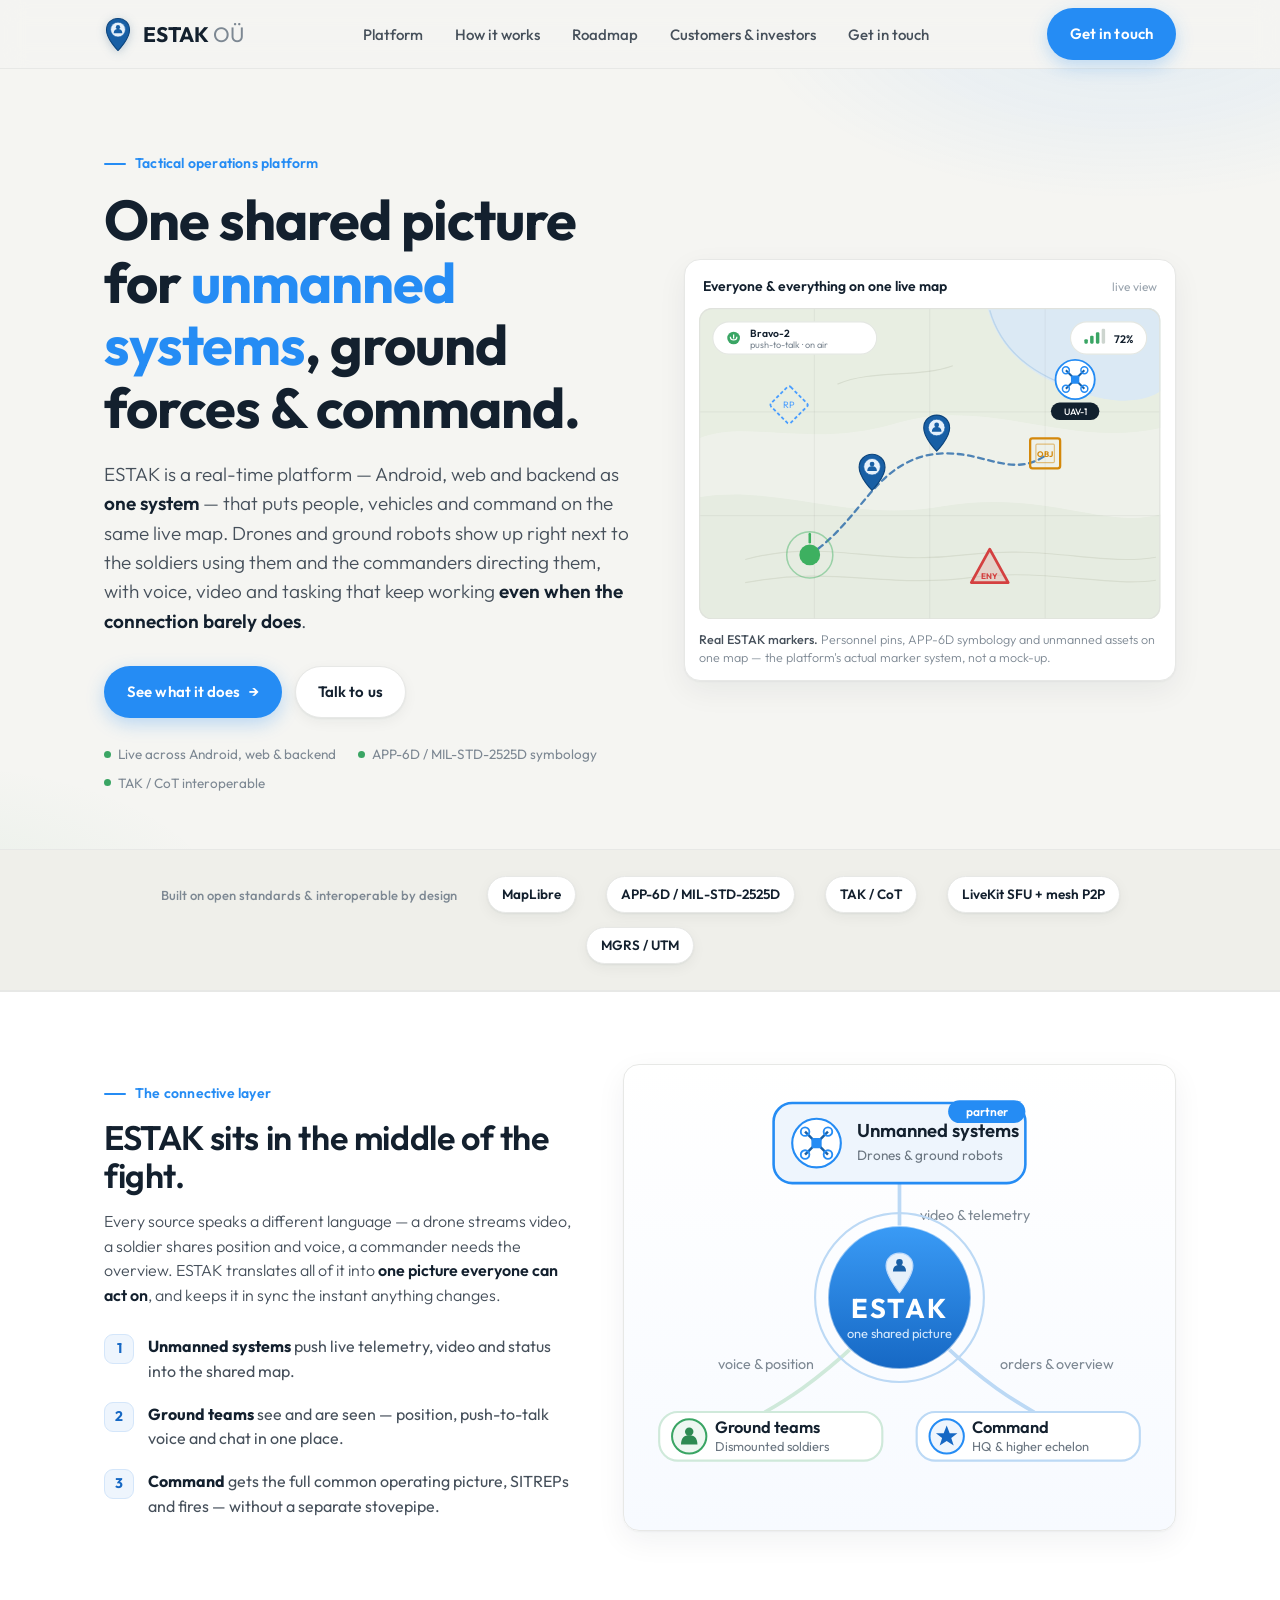
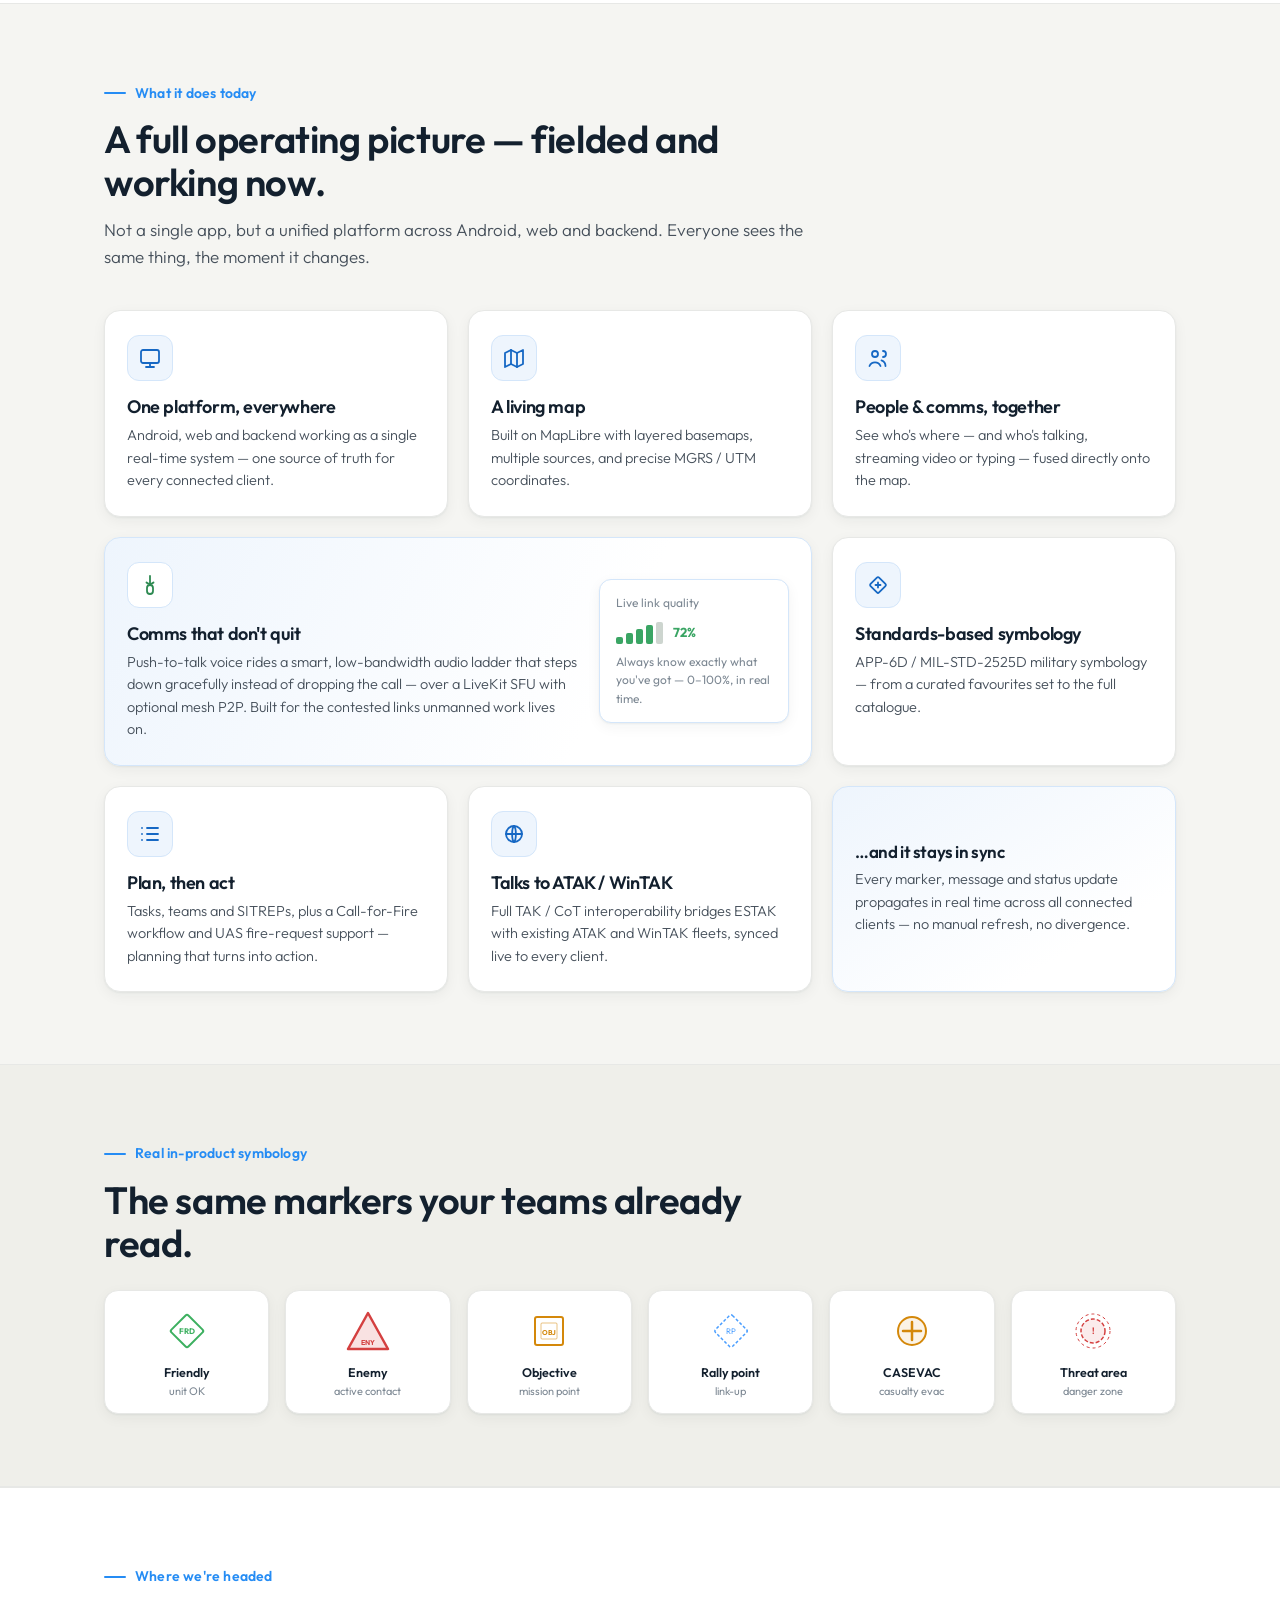
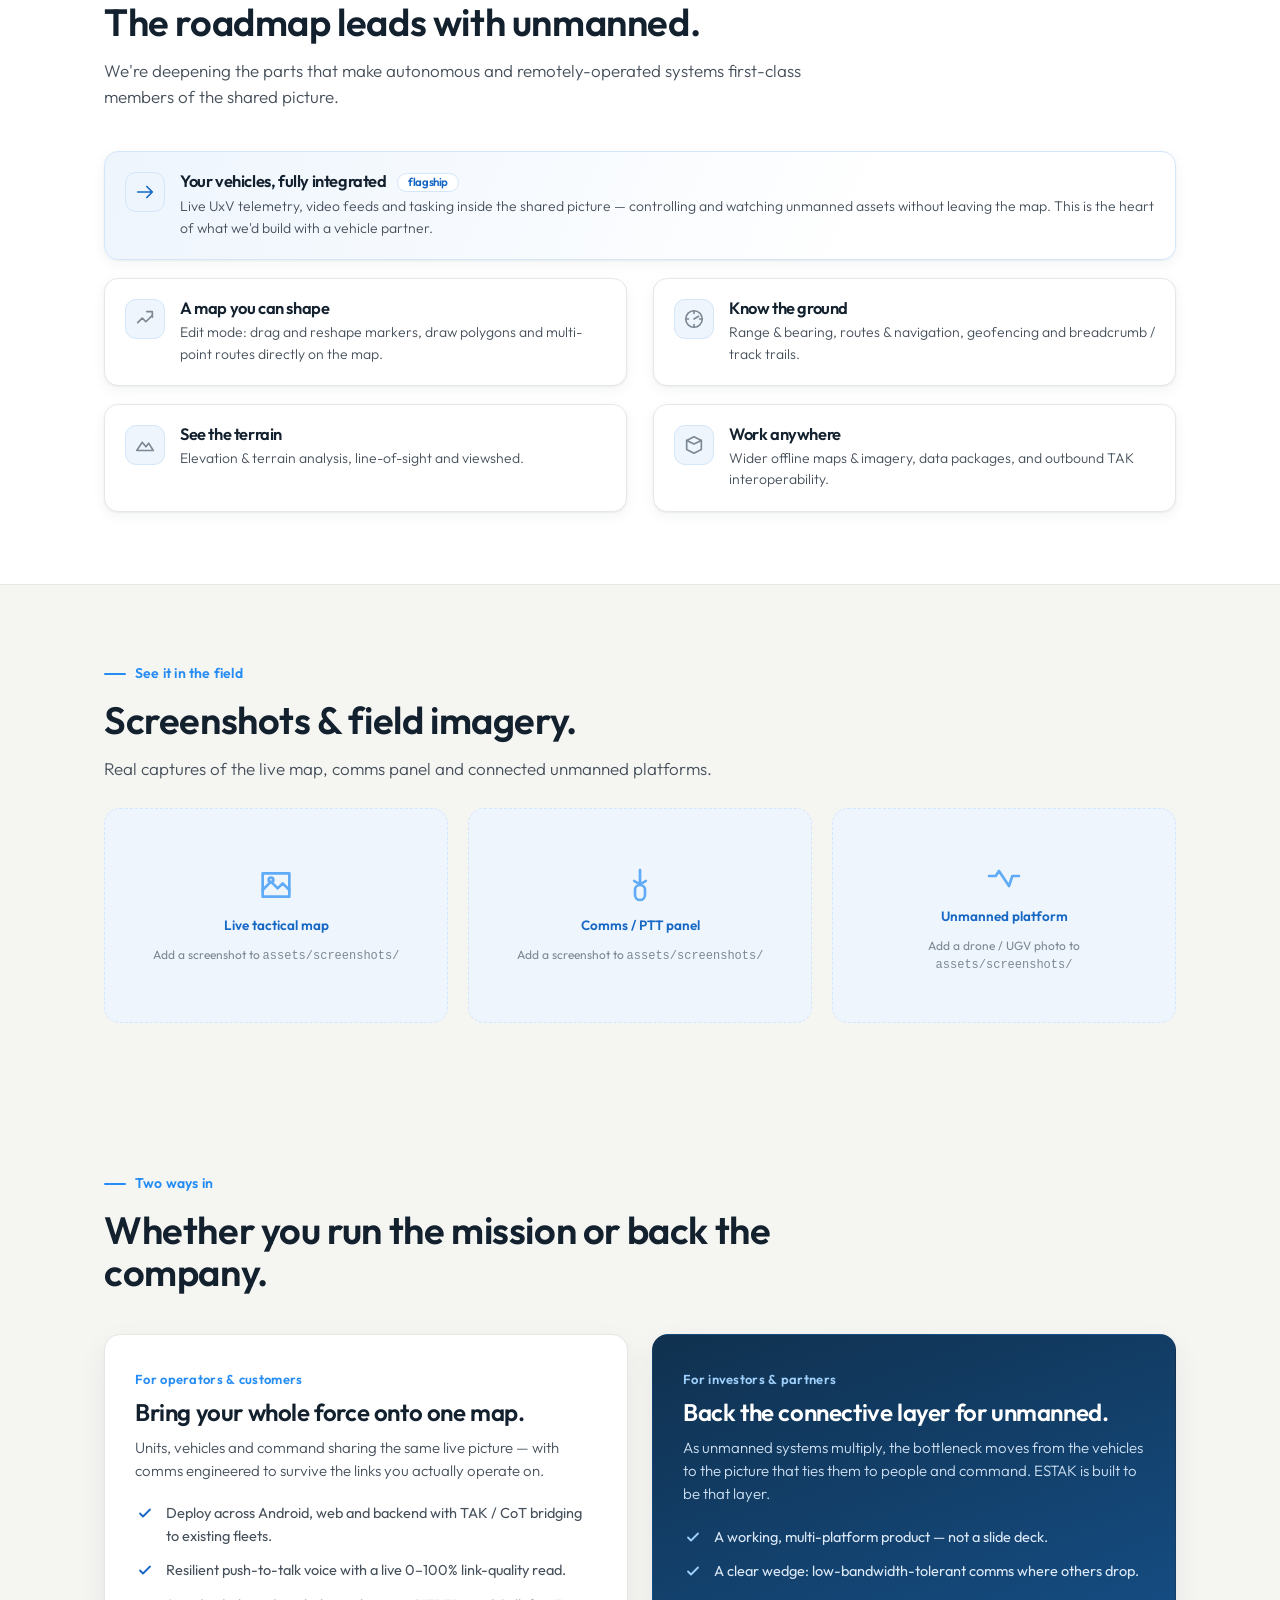
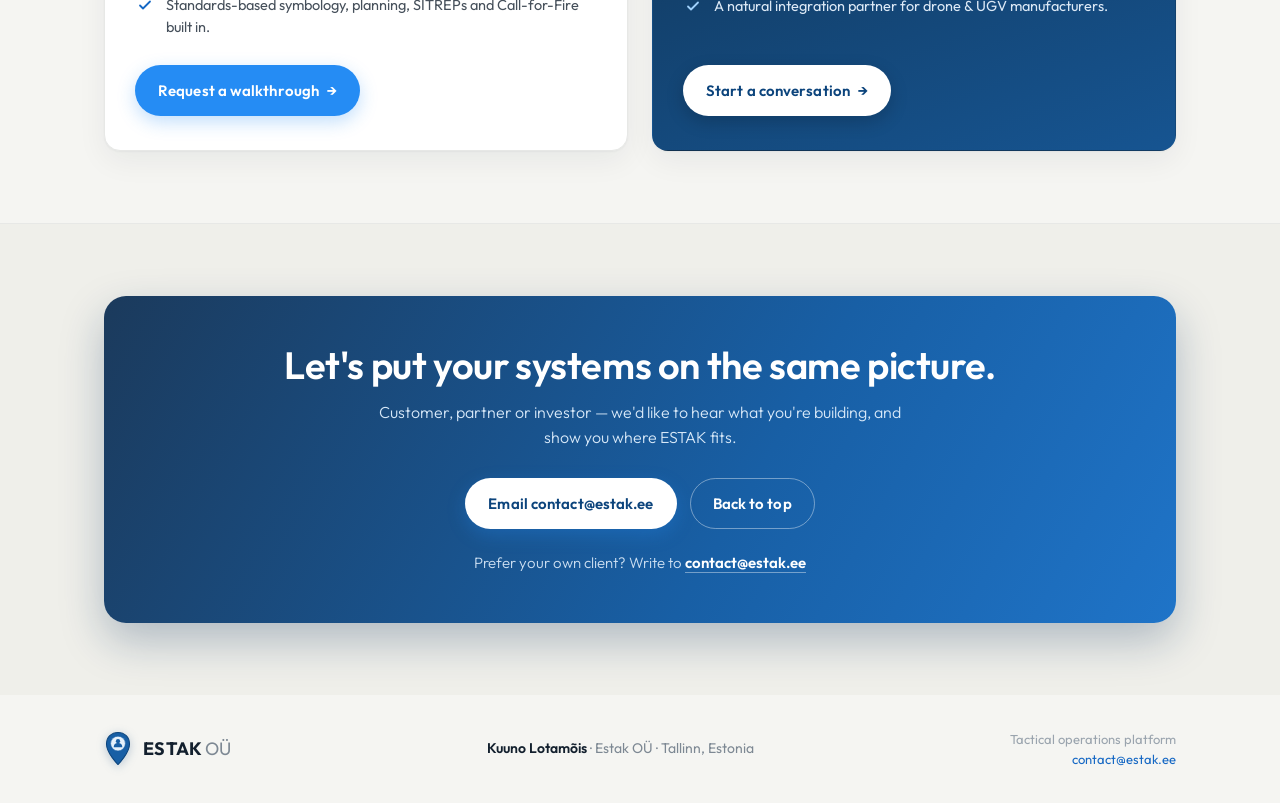
<file: index.html>
<!DOCTYPE html>
<html lang="en">
<head>
  <meta charset="UTF-8">
  <meta name="viewport" content="width=device-width, initial-scale=1">
  <title>ESTAK — One shared picture for unmanned, ground & command</title>
  <meta name="description" content="ESTAK is a real-time tactical operations platform that brings people, unmanned vehicles and command onto one shared map — with resilient, low-bandwidth voice that keeps working when the network barely does.">
  <meta name="theme-color" content="#258cf4">

  <!-- Canonical + Open Graph + Twitter -->
  <link rel="canonical" href="https://www.estak.ee/">
  <meta property="og:type" content="website">
  <meta property="og:site_name" content="Estak OÜ">
  <meta property="og:title" content="ESTAK — One shared picture for unmanned, ground & command">
  <meta property="og:description" content="A real-time tactical platform that connects unmanned systems, ground forces and command into one resilient, low-bandwidth-tolerant picture.">
  <meta property="og:url" content="https://www.estak.ee/">
  <meta property="og:image" content="https://www.estak.ee/assets/og-image.png">
  <meta property="og:image:width" content="1200">
  <meta property="og:image:height" content="630">
  <meta name="twitter:card" content="summary_large_image">
  <meta name="twitter:title" content="ESTAK — One shared picture for unmanned, ground & command">
  <meta name="twitter:description" content="A real-time tactical platform that connects unmanned systems, ground forces and command into one resilient picture.">
  <meta name="twitter:image" content="https://www.estak.ee/assets/og-image.png">

  <!-- Favicons (real ESTAK persona-pin mark + app icon) -->
  <link rel="icon" type="image/svg+xml" href="assets/favicon.svg">
  <link rel="icon" type="image/png" sizes="192x192" href="assets/icon-192.png">
  <link rel="apple-touch-icon" href="assets/icon-192.png">

  <link rel="preconnect" href="https://fonts.googleapis.com">
  <link rel="preconnect" href="https://fonts.gstatic.com" crossorigin>
  <link href="https://fonts.googleapis.com/css2?family=Outfit:wght@300;400;500;600;700&display=swap" rel="stylesheet">
  <link rel="stylesheet" href="styles.css">
</head>
<body>
  <a class="skip" href="#main">Skip to content</a>

  <!-- =================== HEADER / NAV =================== -->
  <header class="site-header" id="siteHeader">
    <div class="wrap nav">
      <a class="brand" href="#top" aria-label="ESTAK home">
        <svg class="mark" viewBox="0 0 68 84" aria-hidden="true">
          <path d="M34,3 C18,3 6,15 6,31 C6,53 34,81 34,81 C34,81 62,53 62,31 C62,15 50,3 34,3 Z" fill="#185fa5" stroke="#0c447c" stroke-width="2.5" stroke-linejoin="round"/>
          <circle cx="34" cy="30" r="18" fill="#e6f1fb" stroke="#185fa5" stroke-width="1.5"/>
          <g transform="translate(34,30) scale(1.15)" fill="#185fa5"><circle cx="0" cy="-5" r="4.5"/><path d="M-9,8 C-9,1 -5,-1 0,-1 C5,-1 9,1 9,8 Z"/></g>
        </svg>
        <span class="name">ESTAK <span>OÜ</span></span>
      </a>

      <nav aria-label="Primary">
        <ul class="nav-links" id="navLinks">
          <li><a href="#platform">Platform</a></li>
          <li><a href="#how">How it works</a></li>
          <li><a href="#roadmap">Roadmap</a></li>
          <li><a href="#audience">Customers &amp; investors</a></li>
          <li class="m-cta"><a href="mailto:contact@estak.ee">Get in touch</a></li>
        </ul>
      </nav>

      <div class="nav-cta">
        <a class="btn btn-primary" href="mailto:contact@estak.ee">Get in touch</a>
        <button class="nav-toggle" id="navToggle" aria-label="Open menu" aria-expanded="false" aria-controls="navLinks"><span></span></button>
      </div>
    </div>
  </header>

  <main id="main">
    <span id="top"></span>

    <!-- =================== HERO =================== -->
    <section class="hero" id="platform">
      <div class="wrap hero-grid">
        <div class="hero-copy">
          <div class="eyebrow">Tactical operations platform</div>
          <h1>One shared picture for <span>unmanned systems</span>, ground forces &amp; command.</h1>
          <p class="lede">ESTAK is a real-time platform — Android, web and backend as <b>one system</b> — that puts people, vehicles and command on the same live map. Drones and ground robots show up right next to the soldiers using them and the commanders directing them, with voice, video and tasking that keep working <b>even when the connection barely does</b>.</p>
          <div class="hero-actions">
            <a class="btn btn-primary" href="#audience">See what it does <span class="arrow" aria-hidden="true">→</span></a>
            <a class="btn btn-ghost" href="mailto:contact@estak.ee?subject=ESTAK%20%E2%80%94%20partnership%20%26%20investment">Talk to us</a>
          </div>
          <div class="hero-trust">
            <span>Live across Android, web &amp; backend</span>
            <span>APP-6D / MIL-STD-2525D symbology</span>
            <span>TAK / CoT interoperable</span>
          </div>
        </div>

        <!-- Live-map vignette — built from ESTAK's REAL marker & symbology vectors -->
        <div class="figure-card" role="img" aria-label="ESTAK live map showing personnel pins, military symbology and an unmanned asset on one view">
          <div class="fig-head"><span class="t">Everyone &amp; everything on one live map</span><span class="s">live view</span></div>
          <svg class="fig" viewBox="0 0 400 270" xmlns="http://www.w3.org/2000/svg">
            <defs><clipPath id="mapclip"><rect x="0" y="0" width="400" height="270" rx="11"/></clipPath></defs>
            <g clip-path="url(#mapclip)">
              <rect width="400" height="270" fill="#eef1ea"/>
              <path d="M0,0 H400 V104 C320,122 250,76 170,100 C96,122 40,96 0,113 Z" fill="#e8eee2"/>
              <path d="M0,164 C70,153 130,186 210,172 C300,157 350,192 400,179 V270 H0 Z" fill="#e6ece1"/>
              <path d="M250,0 C262,44 300,66 340,76 C372,85 392,78 400,72 V0 Z" fill="#dbe9f4"/>
              <path d="M252,2 C264,44 300,63 340,74" fill="none" stroke="#bcd6ec" stroke-width="1.2"/>
              <g fill="none" stroke="#d7ddcf" stroke-width="1">
                <path d="M40,218 C110,199 150,224 230,214 C300,205 350,224 396,216"/>
                <path d="M40,238 C120,223 160,244 240,233 C300,226 356,242 396,236"/>
                <path d="M120,66 C150,53 190,61 220,50"/>
              </g>
              <g stroke="#000" stroke-opacity=".045" stroke-width="1">
                <line x1="100" y1="0" x2="100" y2="270"/><line x1="200" y1="0" x2="200" y2="270"/><line x1="300" y1="0" x2="300" y2="270"/>
                <line x1="0" y1="90" x2="400" y2="90"/><line x1="0" y1="180" x2="400" y2="180"/>
              </g>
              <!-- planned route -->
              <path d="M96,214 C140,184 150,140 196,128 C242,118 268,150 300,128" fill="none" stroke="#185fa5" stroke-width="2" stroke-dasharray="5 4" stroke-linecap="round" opacity=".75"/>
              <!-- REAL symbology: objective -->
              <g transform="translate(300,126)">
                <rect x="-13" y="-13" width="26" height="26" rx="2" fill="none" stroke="#d4880a" stroke-width="2"/>
                <rect x="-8" y="-8" width="16" height="16" rx="1" fill="none" stroke="#d4880a" stroke-width="1" opacity=".5"/>
                <text x="0" y="3.5" text-anchor="middle" font-size="7" fill="#d4880a" font-weight="700" font-family="Outfit,sans-serif">OBJ</text>
              </g>
              <!-- REAL symbology: enemy -->
              <g transform="translate(252,224)">
                <polygon points="0,-15 16,14 -16,14" fill="rgba(212,64,64,.15)" stroke="#d44040" stroke-width="2.4" stroke-linejoin="round"/>
                <text x="0" y="11" text-anchor="middle" font-size="7" fill="#d44040" font-weight="700" font-family="Outfit,sans-serif">ENY</text>
              </g>
              <!-- REAL symbology: rally point -->
              <g transform="translate(78,84)">
                <rect x="-12" y="-12" width="24" height="24" rx="2" fill="none" stroke="#4a9eff" stroke-width="1.6" stroke-dasharray="3 2" transform="rotate(45)"/>
                <text x="0" y="3" text-anchor="middle" font-size="8" fill="#4a9eff" font-family="Outfit,sans-serif">RP</text>
              </g>
              <!-- Unmanned asset -->
              <g transform="translate(326,62)">
                <circle r="17" fill="#ffffff" stroke="#258cf4" stroke-width="1.6"/>
                <g stroke="#185fa5" stroke-width="1.7" fill="none"><line x1="-8" y1="-8" x2="8" y2="8"/><line x1="8" y1="-8" x2="-8" y2="8"/></g>
                <g fill="none" stroke="#258cf4" stroke-width="1.3"><circle cx="-8" cy="-8" r="3"/><circle cx="8" cy="-8" r="3"/><circle cx="-8" cy="8" r="3"/><circle cx="8" cy="8" r="3"/></g>
                <rect x="-3.6" y="-3.6" width="7.2" height="7.2" rx="1.6" fill="#258cf4"/>
                <g transform="translate(0,28)"><rect x="-21" y="-8" width="42" height="15" rx="7.5" fill="#11202e"/><text x="0" y="2.5" text-anchor="middle" font-size="8" fill="#fff" font-weight="500" font-family="Outfit,sans-serif">UAV-1</text></g>
              </g>
              <!-- REAL persona pins -->
              <g transform="translate(150,158) scale(.40) translate(-34,-81)">
                <path d="M34,3 C18,3 6,15 6,31 C6,53 34,81 34,81 C34,81 62,53 62,31 C62,15 50,3 34,3 Z" fill="#185fa5" stroke="#0c447c" stroke-width="2.5" stroke-linejoin="round"/>
                <circle cx="34" cy="30" r="18" fill="#e6f1fb" stroke="#185fa5" stroke-width="1.5"/>
                <g transform="translate(34,30) scale(1.15)" fill="#185fa5"><circle cx="0" cy="-5" r="4.5"/><path d="M-9,8 C-9,1 -5,-1 0,-1 C5,-1 9,1 9,8 Z"/></g>
              </g>
              <g transform="translate(206,124) scale(.40) translate(-34,-81)">
                <path d="M34,3 C18,3 6,15 6,31 C6,53 34,81 34,81 C34,81 62,53 62,31 C62,15 50,3 34,3 Z" fill="#185fa5" stroke="#0c447c" stroke-width="2.5" stroke-linejoin="round"/>
                <circle cx="34" cy="30" r="18" fill="#e6f1fb" stroke="#185fa5" stroke-width="1.5"/>
                <g transform="translate(34,30) scale(1.15)" fill="#185fa5"><circle cx="0" cy="-5" r="4.5"/><path d="M-9,8 C-9,1 -5,-1 0,-1 C5,-1 9,1 9,8 Z"/></g>
              </g>
              <!-- self marker -->
              <g transform="translate(96,214)">
                <circle r="20" fill="none" stroke="#3db060" stroke-width="1.3" opacity=".45"/>
                <circle r="9" fill="#3db060"/>
                <line x1="0" y1="-11" x2="0" y2="-18" stroke="#3db060" stroke-width="2.2" stroke-linecap="round"/>
              </g>
              <!-- comms chip -->
              <g transform="translate(12,12)">
                <rect width="142" height="28" rx="14" fill="#ffffff" stroke="#e4e7e2"/>
                <circle cx="18" cy="14" r="5.5" fill="#3aa564"/>
                <path d="M18,11 v3.4 M15.2,12.9 a2.8 2.8 0 0 0 5.6 0" stroke="#fff" stroke-width="1.1" fill="none"/>
                <text x="32" y="13" font-size="9" font-weight="600" fill="#13202e" font-family="Outfit,sans-serif">Bravo-2</text>
                <text x="32" y="22.5" font-size="8" fill="#7d8893" font-family="Outfit,sans-serif">push-to-talk · on air</text>
              </g>
              <!-- link-quality chip -->
              <g transform="translate(322,12)">
                <rect width="66" height="28" rx="14" fill="#ffffff" stroke="#e4e7e2"/>
                <g transform="translate(12,19)">
                  <rect x="0" y="-4" width="3" height="4" rx="1" fill="#3aa564"/>
                  <rect x="5" y="-7" width="3" height="7" rx="1" fill="#3aa564"/>
                  <rect x="10" y="-10" width="3" height="10" rx="1" fill="#3aa564"/>
                  <rect x="15" y="-13" width="3" height="13" rx="1" fill="#cdd5cf"/>
                </g>
                <text x="38" y="18" font-size="9.5" font-weight="600" fill="#13202e" font-family="Outfit,sans-serif">72%</text>
              </g>
            </g>
            <rect x="0.6" y="0.6" width="398.8" height="268.8" rx="11" fill="none" stroke="#e0e2dd"/>
          </svg>
          <p class="fig-cap"><b>Real ESTAK markers.</b> Personnel pins, APP-6D symbology and unmanned assets on one map — the platform's actual marker system, not a mock-up.</p>
        </div>
      </div>
    </section>

    <!-- =================== STANDARDS STRIP =================== -->
    <div class="standards">
      <div class="wrap row">
        <span class="lbl">Built on open standards &amp; interoperable by design</span>
        <span class="chip">MapLibre</span>
        <span class="chip">APP-6D / MIL-STD-2525D</span>
        <span class="chip">TAK / CoT</span>
        <span class="chip">LiveKit SFU + mesh P2P</span>
        <span class="chip">MGRS / UTM</span>
      </div>
    </div>

    <!-- =================== HOW IT WORKS (hub) =================== -->
    <section class="how" id="how">
      <div class="wrap how-grid">
        <div>
          <div class="eyebrow">The connective layer</div>
          <h2 class="how-title" style="font-size:clamp(26px,3.2vw,34px);font-weight:600;">ESTAK sits in the middle of the fight.</h2>
          <p style="margin-top:14px;font-size:16px;font-weight:300;">Every source speaks a different language — a drone streams video, a soldier shares position and voice, a commander needs the overview. ESTAK translates all of it into <b style="color:var(--ink);font-weight:600;">one picture everyone can act on</b>, and keeps it in sync the instant anything changes.</p>
          <ul class="how-points">
            <li><span class="n">1</span><div><b>Unmanned systems</b> push live telemetry, video and status into the shared map.</div></li>
            <li><span class="n">2</span><div><b>Ground teams</b> see and are seen — position, push-to-talk voice and chat in one place.</div></li>
            <li><span class="n">3</span><div><b>Command</b> gets the full common operating picture, SITREPs and fires — without a separate stovepipe.</div></li>
          </ul>
        </div>

        <div class="hub-stage">
          <svg viewBox="0 0 360 300" xmlns="http://www.w3.org/2000/svg" role="img" aria-label="Diagram: ESTAK as the hub connecting unmanned systems, ground teams and command">
            <defs><linearGradient id="hub" x1="0" y1="0" x2="0" y2="1"><stop offset="0" stop-color="#3a9bf6"/><stop offset="1" stop-color="#1668c4"/></linearGradient></defs>
            <g fill="none" stroke-linecap="round">
              <path d="M180,116 C180,94 180,80 180,66" stroke="#bcd9f5" stroke-width="2.6"/>
              <path d="M150,182 C120,210 100,222 86,230" stroke="#cfe9da" stroke-width="2.6"/>
              <path d="M210,182 C240,210 260,222 274,230" stroke="#bcd9f5" stroke-width="2.6"/>
            </g>
            <text x="194" y="96" font-size="10" fill="#7d8893" font-family="Outfit,sans-serif">video &amp; telemetry</text>
            <text x="120" y="200" text-anchor="end" font-size="10" fill="#7d8893" font-family="Outfit,sans-serif">voice &amp; position</text>
            <text x="250" y="200" font-size="10" fill="#7d8893" font-family="Outfit,sans-serif">orders &amp; overview</text>

            <!-- Unmanned (prominent) -->
            <g>
              <rect x="92" y="14" width="176" height="56" rx="13" fill="#eef5fd" stroke="#258cf4" stroke-width="1.8"/>
              <g transform="translate(122,42)">
                <circle r="17" fill="#fff" stroke="#258cf4" stroke-width="1.5"/>
                <g stroke="#185fa5" stroke-width="1.7" fill="none"><line x1="-8" y1="-8" x2="8" y2="8"/><line x1="8" y1="-8" x2="-8" y2="8"/></g>
                <g fill="none" stroke="#258cf4" stroke-width="1.3"><circle cx="-8" cy="-8" r="3"/><circle cx="8" cy="-8" r="3"/><circle cx="-8" cy="8" r="3"/><circle cx="8" cy="8" r="3"/></g>
                <rect x="-3.6" y="-3.6" width="7.2" height="7.2" rx="1.6" fill="#258cf4"/>
              </g>
              <text x="150" y="38" font-size="13" font-weight="600" fill="#13202e" font-family="Outfit,sans-serif">Unmanned systems</text>
              <text x="150" y="54" font-size="9.5" fill="#6b7681" font-family="Outfit,sans-serif">Drones &amp; ground robots</text>
              <g transform="translate(214,12)"><rect width="54" height="16" rx="8" fill="#258cf4"/><text x="27" y="11.4" text-anchor="middle" font-size="8.4" font-weight="600" fill="#fff" font-family="Outfit,sans-serif">partner</text></g>
            </g>

            <!-- Hub -->
            <circle cx="180" cy="150" r="50" fill="url(#hub)"/>
            <circle cx="180" cy="150" r="50" fill="none" stroke="#fff" stroke-width="1.5" opacity=".5"/>
            <circle cx="180" cy="150" r="59" fill="none" stroke="#bcd9f5" stroke-width="1.5"/>
            <g transform="translate(180,130) scale(.55)">
              <path d="M0,-20 C-10,-20 -17,-13 -17,-4 C-17,9 0,30 0,30 C0,30 17,9 17,-4 C17,-13 10,-20 0,-20 Z" fill="#e6f1fb" stroke="#bcd9fb" stroke-width="1.6" stroke-linejoin="round"/>
              <g transform="translate(0,-4) scale(.92)" fill="#185fa5"><circle cx="0" cy="-5" r="4.5"/><path d="M-9,8 C-9,1 -5,-1 0,-1 C5,-1 9,1 9,8 Z"/></g>
            </g>
            <text x="180" y="164" text-anchor="middle" font-size="19" font-weight="700" letter-spacing="1.5" fill="#fff" font-family="Outfit,sans-serif">ESTAK</text>
            <text x="180" y="178" text-anchor="middle" font-size="9" fill="#d4e8fc" font-family="Outfit,sans-serif">one shared picture</text>

            <!-- Ground -->
            <g>
              <rect x="12" y="230" width="156" height="34" rx="13" fill="#fff" stroke="#cfe9da" stroke-width="1.5"/>
              <g transform="translate(33,247)"><circle r="12" fill="#eef7f1" stroke="#3aa564" stroke-width="1.4"/><g transform="scale(.82)" fill="#2e8a52"><circle cx="0" cy="-4" r="3.6"/><path d="M-7,7 C-7,1 -4,-1 0,-1 C4,-1 7,1 7,7 Z"/></g></g>
              <text x="51" y="245" font-size="11.5" font-weight="600" fill="#13202e" font-family="Outfit,sans-serif">Ground teams</text>
              <text x="51" y="257" font-size="9" fill="#6b7681" font-family="Outfit,sans-serif">Dismounted soldiers</text>
            </g>
            <!-- Command -->
            <g>
              <rect x="192" y="230" width="156" height="34" rx="13" fill="#fff" stroke="#bcd9f5" stroke-width="1.5"/>
              <g transform="translate(213,247)"><circle r="12" fill="#eef5fd" stroke="#258cf4" stroke-width="1.4"/><path d="M0,-7.5 L2.1,-2.2 L7.5,-2.2 L3.2,1.1 L4.9,6.4 L0,3.2 L-4.9,6.4 L-3.2,1.1 L-7.5,-2.2 L-2.1,-2.2 Z" fill="#1668c4"/></g>
              <text x="231" y="245" font-size="11.5" font-weight="600" fill="#13202e" font-family="Outfit,sans-serif">Command</text>
              <text x="231" y="257" font-size="9" fill="#6b7681" font-family="Outfit,sans-serif">HQ &amp; higher echelon</text>
            </g>
          </svg>
        </div>
      </div>
    </section>

    <!-- =================== CAPABILITIES =================== -->
    <section class="capabilities">
      <div class="wrap">
        <div class="section-head">
          <div class="eyebrow">What it does today</div>
          <h2>A full operating picture — fielded and working now.</h2>
          <p>Not a single app, but a unified platform across Android, web and backend. Everyone sees the same thing, the moment it changes.</p>
        </div>

        <div class="cap-grid">
          <article class="cap">
            <div class="ic"><svg viewBox="0 0 24 24" fill="none" stroke="#1668c4" stroke-width="1.8" stroke-linecap="round" stroke-linejoin="round"><rect x="3" y="4" width="18" height="13" rx="2"/><path d="M8 21h8M12 17v4"/></svg></div>
            <h3>One platform, everywhere</h3>
            <p>Android, web and backend working as a single real-time system — one source of truth for every connected client.</p>
          </article>

          <article class="cap">
            <div class="ic"><svg viewBox="0 0 24 24" fill="none" stroke="#1668c4" stroke-width="1.8" stroke-linecap="round" stroke-linejoin="round"><path d="M3 7l6-3 6 3 6-3v14l-6 3-6-3-6 3z"/><path d="M9 4v14M15 7v14"/></svg></div>
            <h3>A living map</h3>
            <p>Built on MapLibre with layered basemaps, multiple sources, and precise MGRS / UTM coordinates.</p>
          </article>

          <article class="cap">
            <div class="ic"><svg viewBox="0 0 24 24" fill="none" stroke="#1668c4" stroke-width="1.8" stroke-linecap="round" stroke-linejoin="round"><circle cx="9" cy="8" r="3"/><path d="M3.5 20a6 6 0 0 1 11 0M17 11a3 3 0 0 0 0-6M19.5 20a6 6 0 0 0-4-5.6"/></svg></div>
            <h3>People &amp; comms, together</h3>
            <p>See who's where — and who's talking, streaming video or typing — fused directly onto the map.</p>
          </article>

          <!-- Differentiator feature -->
          <article class="cap feature">
            <div class="inner">
              <div class="copy">
                <div class="ic"><svg viewBox="0 0 24 24" fill="none" stroke="#2e8a52" stroke-width="1.8" stroke-linecap="round" stroke-linejoin="round"><path d="M12 3v9"/><path d="M8.5 9.5a5 5 0 0 0 7 0"/><rect x="9" y="12" width="6" height="9" rx="3"/></svg></div>
                <h3>Comms that don't quit</h3>
                <p>Push-to-talk voice rides a smart, low-bandwidth audio ladder that steps down gracefully instead of dropping the call — over a LiveKit SFU with optional mesh P2P. Built for the contested links unmanned work lives on.</p>
              </div>
              <div class="meter-card">
                <div class="mt">Live link quality</div>
                <div class="lq">
                  <div class="bars"><i></i><i></i><i></i><i></i><i></i></div>
                  <div class="v"><b>72%</b></div>
                </div>
                <div class="mt" style="margin:9px 0 0">Always know exactly what you've got — 0–100%, in real time.</div>
              </div>
            </div>
          </article>

          <article class="cap">
            <div class="ic"><svg viewBox="0 0 24 24" fill="none" stroke="#1668c4" stroke-width="1.8" stroke-linecap="round" stroke-linejoin="round"><rect x="6" y="6" width="12" height="12" rx="1.5" transform="rotate(45 12 12)"/><path d="M12 9.5v5M9.5 12h5"/></svg></div>
            <h3>Standards-based symbology</h3>
            <p>APP-6D / MIL-STD-2525D military symbology — from a curated favourites set to the full catalogue.</p>
          </article>

          <article class="cap">
            <div class="ic"><svg viewBox="0 0 24 24" fill="none" stroke="#1668c4" stroke-width="1.8" stroke-linecap="round" stroke-linejoin="round"><path d="M9 6h11M9 12h11M9 18h11"/><path d="M4 6h.01M4 12h.01M4 18h.01"/></svg></div>
            <h3>Plan, then act</h3>
            <p>Tasks, teams and SITREPs, plus a Call-for-Fire workflow and UAS fire-request support — planning that turns into action.</p>
          </article>

          <article class="cap">
            <div class="ic"><svg viewBox="0 0 24 24" fill="none" stroke="#1668c4" stroke-width="1.8" stroke-linecap="round" stroke-linejoin="round"><path d="M4 12a8 8 0 0 1 8-8 8 8 0 0 1 8 8 8 8 0 0 1-8 8 8 8 0 0 1-8-8z"/><path d="M4 12h16M12 4c2.5 2.2 2.5 13.8 0 16M12 4c-2.5 2.2-2.5 13.8 0 16"/></svg></div>
            <h3>Talks to ATAK / WinTAK</h3>
            <p>Full TAK / CoT interoperability bridges ESTAK with existing ATAK and WinTAK fleets, synced live to every client.</p>
          </article>

          <article class="cap" style="display:flex;flex-direction:column;justify-content:center;background:linear-gradient(150deg,var(--tint),#fff 75%);border-color:var(--tint-line);">
            <h3 style="font-size:17px;">…and it stays in sync</h3>
            <p>Every marker, message and status update propagates in real time across all connected clients — no manual refresh, no divergence.</p>
          </article>
        </div>
      </div>
    </section>

    <!-- =================== SYMBOLOGY STRIP (real markers) =================== -->
    <section class="symbology">
      <div class="wrap">
        <div class="section-head" style="margin-bottom:26px;">
          <div class="eyebrow">Real in-product symbology</div>
          <h2>The same markers your teams already read.</h2>
        </div>
        <div class="sym-grid">
          <div class="sym">
            <svg viewBox="0 0 48 48" aria-hidden="true"><rect x="12" y="12" width="24" height="24" rx="2" fill="none" stroke="#3db060" stroke-width="2" transform="rotate(45 24 24)"/><text x="24" y="27" text-anchor="middle" font-family="Outfit,monospace" font-size="8" fill="#3db060" font-weight="700">FRD</text></svg>
            <div class="nm">Friendly</div><div class="sb">unit OK</div>
          </div>
          <div class="sym">
            <svg viewBox="0 0 48 48" aria-hidden="true"><polygon points="24,6 44,42 4,42" fill="rgba(212,64,64,.15)" stroke="#d44040" stroke-width="2.5" stroke-linejoin="round"/><text x="24" y="38" text-anchor="middle" font-family="Outfit,monospace" font-size="7" fill="#d44040" font-weight="700">ENY</text></svg>
            <div class="nm">Enemy</div><div class="sb">active contact</div>
          </div>
          <div class="sym">
            <svg viewBox="0 0 48 48" aria-hidden="true"><rect x="10" y="10" width="28" height="28" rx="2" fill="none" stroke="#d4880a" stroke-width="2"/><rect x="16" y="16" width="16" height="16" rx="1" fill="none" stroke="#d4880a" stroke-width="1" opacity=".5"/><text x="24" y="27.5" text-anchor="middle" font-family="Outfit,monospace" font-size="7" fill="#d4880a" font-weight="700">OBJ</text></svg>
            <div class="nm">Objective</div><div class="sb">mission point</div>
          </div>
          <div class="sym">
            <svg viewBox="0 0 48 48" aria-hidden="true"><rect x="12" y="12" width="24" height="24" rx="2" fill="none" stroke="#4a9eff" stroke-width="1.5" stroke-dasharray="3 2" transform="rotate(45 24 24)"/><text x="24" y="27" text-anchor="middle" font-family="Outfit,monospace" font-size="8" fill="#4a9eff">RP</text></svg>
            <div class="nm">Rally point</div><div class="sb">link-up</div>
          </div>
          <div class="sym">
            <svg viewBox="0 0 48 48" aria-hidden="true"><circle cx="24" cy="24" r="14" fill="rgba(212,136,10,.1)" stroke="#d4880a" stroke-width="2"/><line x1="24" y1="15" x2="24" y2="33" stroke="#d4880a" stroke-width="2.5" stroke-linecap="round"/><line x1="15" y1="24" x2="33" y2="24" stroke="#d4880a" stroke-width="2.5" stroke-linecap="round"/></svg>
            <div class="nm">CASEVAC</div><div class="sb">casualty evac</div>
          </div>
          <div class="sym">
            <svg viewBox="0 0 48 48" aria-hidden="true"><circle cx="24" cy="24" r="17" fill="none" stroke="#d44040" stroke-width="1" stroke-dasharray="3 3"/><circle cx="24" cy="24" r="12" fill="rgba(212,64,64,.1)" stroke="#d44040" stroke-width="1.5" stroke-dasharray="4 2"/><text x="24" y="27" text-anchor="middle" font-family="Outfit,monospace" font-size="9" fill="#d44040" font-weight="700">!</text></svg>
            <div class="nm">Threat area</div><div class="sb">danger zone</div>
          </div>
        </div>
      </div>
    </section>

    <!-- =================== ROADMAP =================== -->
    <section class="roadmap" id="roadmap">
      <div class="wrap">
        <div class="section-head">
          <div class="eyebrow">Where we're headed</div>
          <h2>The roadmap leads with unmanned.</h2>
          <p>We're deepening the parts that make autonomous and remotely-operated systems first-class members of the shared picture.</p>
        </div>
        <div class="road-grid">
          <article class="road lead">
            <div class="ic"><svg viewBox="0 0 24 24" fill="none" stroke="#1668c4" stroke-width="1.8" stroke-linecap="round" stroke-linejoin="round"><path d="M4 12h16M14 6l6 6-6 6"/></svg></div>
            <div>
              <h3>Your vehicles, fully integrated <span class="tag-soon">flagship</span></h3>
              <p>Live UxV telemetry, video feeds and tasking inside the shared picture — controlling and watching unmanned assets without leaving the map. This is the heart of what we'd build with a vehicle partner.</p>
            </div>
          </article>
          <article class="road">
            <div class="ic"><svg viewBox="0 0 24 24" fill="none" stroke="#7d8893" stroke-width="1.8" stroke-linecap="round" stroke-linejoin="round"><path d="M4 16l5-5 4 4 7-7"/><path d="M14 4h6v6"/></svg></div>
            <div><h3>A map you can shape</h3><p>Edit mode: drag and reshape markers, draw polygons and multi-point routes directly on the map.</p></div>
          </article>
          <article class="road">
            <div class="ic"><svg viewBox="0 0 24 24" fill="none" stroke="#7d8893" stroke-width="1.8" stroke-linecap="round" stroke-linejoin="round"><circle cx="12" cy="12" r="9"/><path d="M12 3v3M12 18v3M3 12h3M18 12h3M12 12l5-3"/></svg></div>
            <div><h3>Know the ground</h3><p>Range &amp; bearing, routes &amp; navigation, geofencing and breadcrumb / track trails.</p></div>
          </article>
          <article class="road">
            <div class="ic"><svg viewBox="0 0 24 24" fill="none" stroke="#7d8893" stroke-width="1.8" stroke-linecap="round" stroke-linejoin="round"><path d="M3 18l6-9 4 5 3-4 5 8z"/></svg></div>
            <div><h3>See the terrain</h3><p>Elevation &amp; terrain analysis, line-of-sight and viewshed.</p></div>
          </article>
          <article class="road">
            <div class="ic"><svg viewBox="0 0 24 24" fill="none" stroke="#7d8893" stroke-width="1.8" stroke-linecap="round" stroke-linejoin="round"><path d="M4 7l8-4 8 4-8 4z"/><path d="M4 7v10l8 4 8-4V7"/></svg></div>
            <div><h3>Work anywhere</h3><p>Wider offline maps &amp; imagery, data packages, and outbound TAK interoperability.</p></div>
          </article>
        </div>
      </div>
    </section>

    <!-- =================== GALLERY (real-image placeholders) =================== -->
    <section class="gallery">
      <div class="wrap">
        <div class="section-head" style="margin-bottom:26px;">
          <div class="eyebrow">See it in the field</div>
          <h2>Screenshots &amp; field imagery.</h2>
          <p>Real captures of the live map, comms panel and connected unmanned platforms.</p>
        </div>
        <div class="gallery-grid">
          <!--
            ┌─────────────────────────────────────────────────────────────────────┐
            │  REAL IMAGES GO HERE.                                                │
            │  Drop screenshots / photos into  assets/screenshots/  and replace    │
            │  each placeholder <div class="shot">…</div> below with, e.g.:        │
            │     <div class="shot"><img src="assets/screenshots/map.png"          │
            │          alt="ESTAK live tactical map on a tablet in the field"></div>│
            │  Recommended: 16:10 ratio, ≥1200px wide, .webp or .png.              │
            │  Suggested shots: (1) live map  (2) comms / PTT panel  (3) a drone/  │
            │  UGV product photo or field team using ESTAK on a rugged device.     │
            └─────────────────────────────────────────────────────────────────────┘
          -->
          <div class="shot">
            <svg class="ph-ic" viewBox="0 0 24 24" fill="none" stroke="#258cf4" stroke-width="1.6" stroke-linecap="round" stroke-linejoin="round"><path d="M4 5h16v14H4z"/><path d="M4 15l5-5 4 4 3-3 4 4"/><circle cx="9" cy="9" r="1.4"/></svg>
            <div class="ph-t">Live tactical map</div>
            <div class="ph-s">Add a screenshot to <code>assets/screenshots/</code></div>
          </div>
          <div class="shot">
            <svg class="ph-ic" viewBox="0 0 24 24" fill="none" stroke="#258cf4" stroke-width="1.6" stroke-linecap="round" stroke-linejoin="round"><path d="M12 3v9"/><path d="M8.5 9.5a5 5 0 0 0 7 0"/><rect x="9" y="12" width="6" height="9" rx="3"/></svg>
            <div class="ph-t">Comms / PTT panel</div>
            <div class="ph-s">Add a screenshot to <code>assets/screenshots/</code></div>
          </div>
          <div class="shot">
            <svg class="ph-ic" viewBox="0 0 24 24" fill="none" stroke="#258cf4" stroke-width="1.6" stroke-linecap="round" stroke-linejoin="round"><path d="M3 12h4l2-3 6 9 2-6h4"/></svg>
            <div class="ph-t">Unmanned platform</div>
            <div class="ph-s">Add a drone / UGV photo to <code>assets/screenshots/</code></div>
          </div>
        </div>
      </div>
    </section>

    <!-- =================== AUDIENCE (dual path) =================== -->
    <section class="audience" id="audience">
      <div class="wrap">
        <div class="section-head">
          <div class="eyebrow">Two ways in</div>
          <h2>Whether you run the mission or back the company.</h2>
        </div>
        <div class="audience-grid">
          <article class="aud">
            <div class="kicker">For operators &amp; customers</div>
            <h3>Bring your whole force onto one map.</h3>
            <p>Units, vehicles and command sharing the same live picture — with comms engineered to survive the links you actually operate on.</p>
            <ul>
              <li><svg viewBox="0 0 20 20" fill="none" stroke="#1668c4" stroke-width="1.8" stroke-linecap="round" stroke-linejoin="round"><path d="M5 10.5l3 3 7-7"/></svg><span>Deploy across Android, web and backend with TAK / CoT bridging to existing fleets.</span></li>
              <li><svg viewBox="0 0 20 20" fill="none" stroke="#1668c4" stroke-width="1.8" stroke-linecap="round" stroke-linejoin="round"><path d="M5 10.5l3 3 7-7"/></svg><span>Resilient push-to-talk voice with a live 0–100% link-quality read.</span></li>
              <li><svg viewBox="0 0 20 20" fill="none" stroke="#1668c4" stroke-width="1.8" stroke-linecap="round" stroke-linejoin="round"><path d="M5 10.5l3 3 7-7"/></svg><span>Standards-based symbology, planning, SITREPs and Call-for-Fire built in.</span></li>
            </ul>
            <a class="btn btn-primary" href="mailto:contact@estak.ee?subject=ESTAK%20%E2%80%94%20operator%20enquiry&amp;body=Hi%20ESTAK%2C%20we'd%20like%20a%20walkthrough%20for%20our%20unit.">Request a walkthrough <span class="arrow" aria-hidden="true">→</span></a>
          </article>

          <article class="aud invest">
            <div class="kicker">For investors &amp; partners</div>
            <h3>Back the connective layer for unmanned.</h3>
            <p>As unmanned systems multiply, the bottleneck moves from the vehicles to the picture that ties them to people and command. ESTAK is built to be that layer.</p>
            <ul>
              <li><svg viewBox="0 0 20 20" fill="none" stroke="#9fd0fb" stroke-width="1.8" stroke-linecap="round" stroke-linejoin="round"><path d="M5 10.5l3 3 7-7"/></svg><span>A working, multi-platform product — not a slide deck.</span></li>
              <li><svg viewBox="0 0 20 20" fill="none" stroke="#9fd0fb" stroke-width="1.8" stroke-linecap="round" stroke-linejoin="round"><path d="M5 10.5l3 3 7-7"/></svg><span>A clear wedge: low-bandwidth-tolerant comms where others drop.</span></li>
              <li><svg viewBox="0 0 20 20" fill="none" stroke="#9fd0fb" stroke-width="1.8" stroke-linecap="round" stroke-linejoin="round"><path d="M5 10.5l3 3 7-7"/></svg><span>A natural integration partner for drone &amp; UGV manufacturers.</span></li>
            </ul>
            <a class="btn btn-primary" href="mailto:contact@estak.ee?subject=ESTAK%20%E2%80%94%20investment%20%26%20partnership&amp;body=Hi%20ESTAK%2C%20we'd%20like%20to%20talk%20about%20investment%20%2F%20partnership.">Start a conversation <span class="arrow" aria-hidden="true">→</span></a>
          </article>
        </div>
      </div>
    </section>

    <!-- =================== CONTACT =================== -->
    <section class="contact" id="contact">
      <div class="wrap">
        <div class="contact-card">
          <h2>Let's put your systems on the same picture.</h2>
          <p>Customer, partner or investor — we'd like to hear what you're building, and show you where ESTAK fits.</p>
          <div class="actions">
            <a class="btn btn-primary" href="mailto:contact@estak.ee?subject=ESTAK%20enquiry">Email contact@estak.ee</a>
            <a class="btn btn-ghost" href="#platform">Back to top</a>
          </div>
          <p class="email">Prefer your own client? Write to <a href="mailto:contact@estak.ee">contact@estak.ee</a></p>
        </div>
      </div>
    </section>
  </main>

  <!-- =================== FOOTER =================== -->
  <footer class="site-footer">
    <div class="wrap foot">
      <a class="brand" href="#top" aria-label="ESTAK home">
        <svg class="mark" viewBox="0 0 68 84" aria-hidden="true">
          <path d="M34,3 C18,3 6,15 6,31 C6,53 34,81 34,81 C34,81 62,53 62,31 C62,15 50,3 34,3 Z" fill="#185fa5" stroke="#0c447c" stroke-width="2.5" stroke-linejoin="round"/>
          <circle cx="34" cy="30" r="18" fill="#e6f1fb" stroke="#185fa5" stroke-width="1.5"/>
          <g transform="translate(34,30) scale(1.15)" fill="#185fa5"><circle cx="0" cy="-5" r="4.5"/><path d="M-9,8 C-9,1 -5,-1 0,-1 C5,-1 9,1 9,8 Z"/></g>
        </svg>
        <span class="name">ESTAK <span>OÜ</span></span>
      </a>
      <div class="who"><b>Kuuno Lotamõis</b> · Estak OÜ · Tallinn, Estonia</div>
      <div class="meta">Tactical operations platform<br><a href="mailto:contact@estak.ee">contact@estak.ee</a></div>
    </div>
  </footer>

  <script src="script.js"></script>
</body>
</html>
</file>
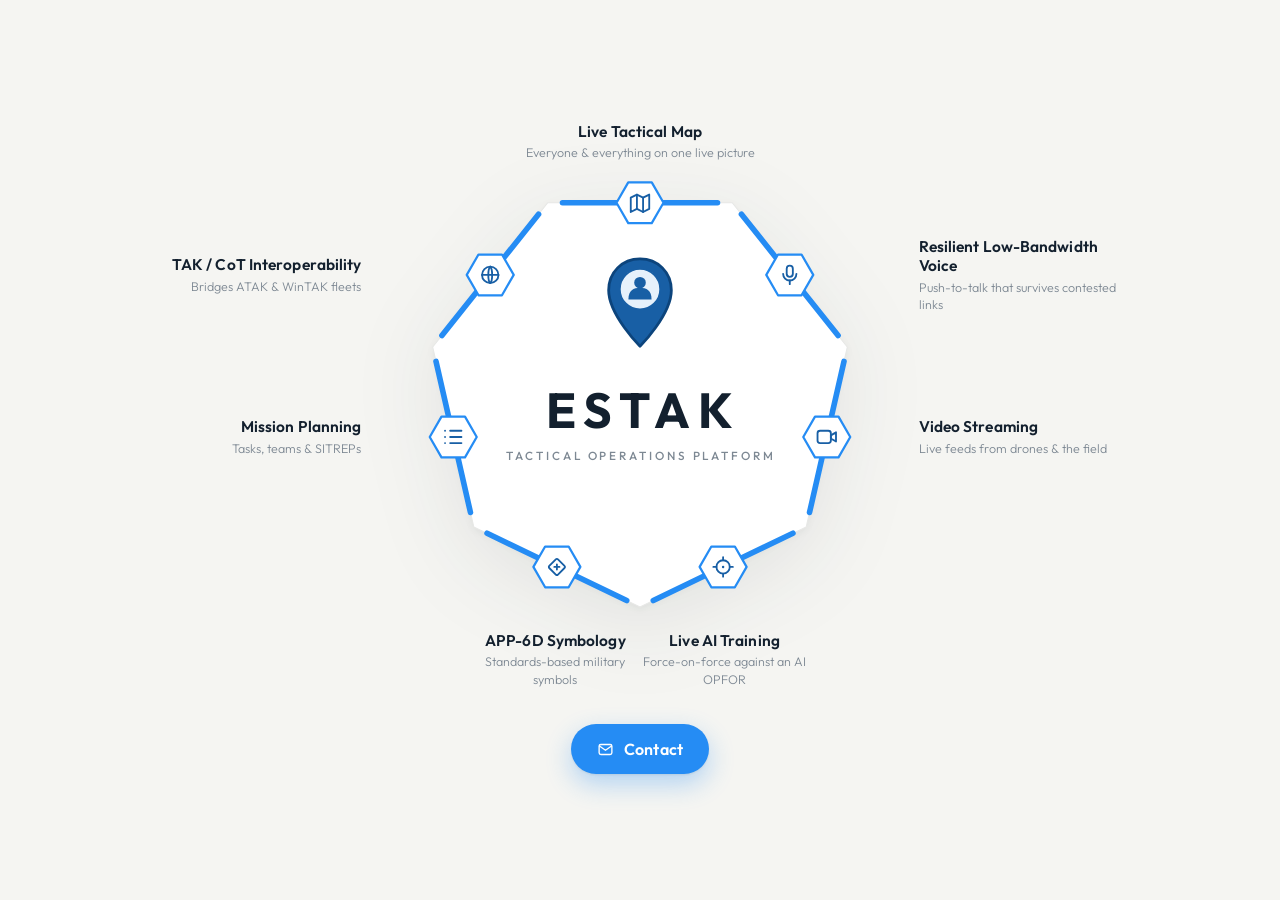
<file: minimal.html>
<!DOCTYPE html>
<html lang="en">
<head>
  <meta charset="UTF-8">
  <meta name="viewport" content="width=device-width, initial-scale=1">
  <title>ESTAK — Tactical operations platform</title>
  <meta name="description" content="ESTAK — one shared tactical picture. Live map, resilient low-bandwidth voice, video, AI force-on-force training, APP-6D symbology, mission planning and TAK / CoT interoperability.">
  <meta name="theme-color" content="#258cf4">

  <link rel="icon" type="image/svg+xml" href="assets/favicon.svg">
  <link rel="icon" type="image/png" sizes="192x192" href="assets/icon-192.png">
  <link rel="apple-touch-icon" href="assets/icon-192.png">

  <link rel="preconnect" href="https://fonts.googleapis.com">
  <link rel="preconnect" href="https://fonts.gstatic.com" crossorigin>
  <link href="https://fonts.googleapis.com/css2?family=Outfit:wght@300;400;500;600;700&display=swap" rel="stylesheet">

  <style>
    :root{
      --blue:#258cf4;
      --blue-deep:#185fa5;
      --blue-edge:#0c447c;
      --blue-ink:#1668c4;
      --ink:#13202e;
      --body:#46505b;
      --muted:#7d8893;
      --paper:#f5f5f2;
      --card:#ffffff;
      --line:#e7e8e6;
      --font:'Outfit', system-ui, -apple-system, 'Segoe UI', sans-serif;
    }

    *{ box-sizing:border-box; margin:0; padding:0; }

    body{
      font-family:var(--font);
      color:var(--body);
      background:var(--paper);
      line-height:1.5;
      -webkit-font-smoothing:antialiased;
      text-rendering:optimizeLegibility;
      min-height:100svh;
      display:flex;
      flex-direction:column;
      overflow-x:hidden;
    }

    a{ color:inherit; text-decoration:none; }
    svg{ display:block; }

    :focus-visible{ outline:2.5px solid var(--blue); outline-offset:3px; border-radius:6px; }

    .skip{
      position:absolute; left:-999px; top:0; z-index:20;
      background:var(--ink); color:#fff; padding:10px 16px; border-radius:0 0 8px 0; font-weight:600;
    }
    .skip:focus{ left:0; }

    /* =================== main =================== */
    main{
      flex:1;
      display:flex; flex-direction:column;
      align-items:center; justify-content:center;
      padding:44px 24px 48px;
    }

    /* the rollup-banner stage: labels radiate from the heptagon edges.
       Rows 2-4 split the heptagon so row centres land on the side-chip
       midpoints (22.3% and 58.5% of its height). */
    .stage{
      display:grid;
      grid-template-columns:minmax(150px, 215px) clamp(290px, 42vw, 470px) minmax(150px, 215px);
      grid-template-rows:auto 44.6fr 27.8fr 27.6fr auto;
      column-gap:clamp(20px, 3.4vw, 46px);
      row-gap:0;
      align-items:center;
      justify-content:center;
      width:100%;
      max-width:1060px;
    }

    .hexwrap{ grid-column:2; grid-row:2 / span 3; position:relative; }
    .hexwrap > svg{ width:100%; height:auto; overflow:visible; }

    /* ---- heptagon panel + segmented edges ---- */
    .hex-fill{
      fill:var(--card);
      filter:drop-shadow(0 2px 3px rgba(19,32,46,.05)) drop-shadow(0 18px 38px rgba(19,32,46,.09));
    }
    .hex-ghost{ fill:none; stroke:var(--line); stroke-width:1; }

    .seg{
      fill:none;
      stroke:var(--blue);
      stroke-width:5;
      stroke-linecap:round;
      stroke-dasharray:100;
      stroke-dashoffset:100;
      animation:draw .8s cubic-bezier(.4,0,.2,1) forwards;
      transition:stroke .25s ease, stroke-width .25s ease;
    }
    #seg-top{ animation-delay:.10s } #seg-ur{ animation-delay:.21s }
    #seg-r{ animation-delay:.32s }   #seg-br{ animation-delay:.43s }
    #seg-bl{ animation-delay:.54s }  #seg-l{ animation-delay:.65s }
    #seg-ul{ animation-delay:.76s }
    @keyframes draw{ to{ stroke-dashoffset:0 } }

    /* chips keep their SVG translate() — fade with opacity only */
    .chip{ opacity:0; animation:fade .55s ease forwards; }
    @keyframes fade{ to{ opacity:1 } }
    #chip-top{ animation-delay:.55s } #chip-ur{ animation-delay:.63s }
    #chip-r{ animation-delay:.71s }   #chip-br{ animation-delay:.79s }
    #chip-bl{ animation-delay:.87s }  #chip-l{ animation-delay:.95s }
    #chip-ul{ animation-delay:1.03s }
    .chip .chip-hex{
      fill:#fff; stroke:var(--blue); stroke-width:2; stroke-linejoin:round;
      transition:stroke .25s ease, fill .25s ease;
    }
    .chip .chip-ic{ color:var(--blue-deep); transition:color .25s ease; }

    .hex-center{ opacity:0; animation:rise .7s ease .45s forwards; }
    @keyframes rise{ from{ opacity:0; transform:translateY(7px) } to{ opacity:1; transform:none } }

    /* ---- capability labels ---- */
    .cap{
      opacity:0; animation:rise .55s ease forwards;
      max-width:230px;
    }
    .cap--map{   grid-column:2; grid-row:1; justify-self:center; text-align:center; margin-bottom:14px; animation-delay:.60s; }
    .cap--voice{ grid-column:3; grid-row:2; justify-self:start;  animation-delay:.70s; }
    .cap--video{ grid-column:3; grid-row:3; justify-self:start;  animation-delay:.80s; }
    .cap--plan{  grid-column:1; grid-row:3; justify-self:end; text-align:right; animation-delay:1.10s; }
    .cap--tak{   grid-column:1; grid-row:2; justify-self:end; text-align:right; animation-delay:1.20s; }
    /* the two bottom-facing edges: labels sit side by side beneath the
       heptagon, centred under their chips (32% / 68% of its width) */
    .cap--sym, .cap--ai{
      grid-column:2; grid-row:5;
      width:36%; max-width:none; text-align:center; margin-top:8px;
    }
    .cap--sym{ justify-self:start; margin-left:14%;  animation-delay:1.00s; }
    .cap--ai{  justify-self:end;   margin-right:14%; animation-delay:.90s; }

    .cap h2{
      font-size:15.5px; font-weight:600; color:var(--ink); letter-spacing:.1px; line-height:1.25;
      transition:color .25s ease;
    }
    .cap p{ margin-top:3px; font-size:12.5px; font-weight:300; color:var(--muted); line-height:1.4; }
    .cap .m-ic{ display:none; }

    /* hover/focus a label → light up its heptagon edge + chip (pure CSS) */
    .stage:has(.cap--map:hover)   #seg-top,
    .stage:has(.cap--voice:hover) #seg-ur,
    .stage:has(.cap--video:hover) #seg-r,
    .stage:has(.cap--ai:hover)    #seg-br,
    .stage:has(.cap--sym:hover)   #seg-bl,
    .stage:has(.cap--plan:hover)  #seg-l,
    .stage:has(.cap--tak:hover)   #seg-ul{
      stroke:var(--blue-deep); stroke-width:7;
    }
    .stage:has(.cap--map:hover)   #chip-top .chip-hex,
    .stage:has(.cap--voice:hover) #chip-ur .chip-hex,
    .stage:has(.cap--video:hover) #chip-r .chip-hex,
    .stage:has(.cap--ai:hover)    #chip-br .chip-hex,
    .stage:has(.cap--sym:hover)   #chip-bl .chip-hex,
    .stage:has(.cap--plan:hover)  #chip-l .chip-hex,
    .stage:has(.cap--tak:hover)   #chip-ul .chip-hex{
      stroke:var(--blue-deep);
    }
    .cap:hover h2{ color:var(--blue-ink); }

    /* =================== contact =================== */
    .contact{
      margin-top:clamp(26px, 4vh, 44px);
      display:inline-flex; align-items:center; gap:10px;
      background:var(--blue); color:#fff;
      font-size:16px; font-weight:600; letter-spacing:.2px;
      padding:13px 26px; border-radius:999px;
      box-shadow:0 1px 2px rgba(19,32,46,.08), 0 10px 26px rgba(37,140,244,.32);
      transition:background .25s ease, transform .25s ease, box-shadow .25s ease;
    }
    .contact:hover{
      background:var(--blue-ink); transform:translateY(-1px);
      box-shadow:0 1px 2px rgba(19,32,46,.08), 0 14px 30px rgba(37,140,244,.4);
    }
    .contact svg{ width:17px; height:17px; }

    /* =================== mobile reflow =================== */
    @media (max-width: 880px){
      .stage{
        grid-template-columns:minmax(0, 420px);
        grid-template-rows:none;
        row-gap:0;
        justify-items:center;
      }
      .hexwrap{ grid-column:1; grid-row:auto; width:min(86vw, 360px); order:0; }
      .cap{
        grid-column:1; grid-row:auto;
        justify-self:stretch; text-align:left;
        max-width:330px; width:100%; margin:0 auto;
        display:flex; align-items:flex-start; gap:12px;
        padding:11px 2px;
        border-bottom:1px solid var(--line);
      }
      .cap--map{ order:1; margin-top:26px; border-top:1px solid var(--line); }
      .cap--voice{ order:2 } .cap--video{ order:3 } .cap--ai{ order:4 }
      .cap--sym{ order:5 }   .cap--plan{ order:6 }  .cap--tak{ order:7 }
      .cap .m-ic{
        display:block; flex:0 0 auto; width:20px; height:20px; margin-top:2px;
        color:var(--blue-deep);
      }
      .cap h2{ font-size:15px; }
      .cap p{ font-size:12.5px; }
    }

    @media (prefers-reduced-motion: reduce){
      .seg{ animation:none; stroke-dashoffset:0; }
      .chip, .cap, .hex-center{ animation:none; opacity:1; }
      .contact{ transition:none; }
      .contact:hover{ transform:none; }
    }
  </style>
</head>
<body>
  <a class="skip" href="#main">Skip to content</a>

  <main id="main">
    <div class="stage">

      <div class="hexwrap">
        <svg viewBox="50 44 420 400" role="img"
             aria-label="ESTAK — tactical operations platform. A heptagon with the ESTAK mark at its centre and one core capability on each of its seven edges.">
          <defs>
            <symbol id="i-map" viewBox="0 0 24 24">
              <g fill="none" stroke="currentColor" stroke-width="1.8" stroke-linecap="round" stroke-linejoin="round">
                <path d="M3 7l6-3 6 3 6-3v14l-6 3-6-3-6 3z"/><path d="M9 4v14M15 7v14"/>
              </g>
            </symbol>
            <symbol id="i-voice" viewBox="0 0 24 24">
              <g fill="none" stroke="currentColor" stroke-width="1.8" stroke-linecap="round" stroke-linejoin="round">
                <rect x="9" y="3" width="6" height="11" rx="3"/><path d="M5.5 11a6.5 6.5 0 0 0 13 0"/><path d="M12 17.5V21"/>
              </g>
            </symbol>
            <symbol id="i-video" viewBox="0 0 24 24">
              <g fill="none" stroke="currentColor" stroke-width="1.8" stroke-linecap="round" stroke-linejoin="round">
                <rect x="3" y="6" width="13" height="12" rx="2.5"/><path d="M16 10.5l5-3v9l-5-3z"/>
              </g>
            </symbol>
            <symbol id="i-ai" viewBox="0 0 24 24">
              <g fill="none" stroke="currentColor" stroke-width="1.8" stroke-linecap="round" stroke-linejoin="round">
                <circle cx="12" cy="12" r="6.5"/><path d="M12 2.5v3M12 18.5v3M2.5 12h3M18.5 12h3"/>
                <circle cx="12" cy="12" r="1.2" fill="currentColor" stroke="none"/>
              </g>
            </symbol>
            <symbol id="i-sym" viewBox="0 0 24 24">
              <g fill="none" stroke="currentColor" stroke-width="1.8" stroke-linecap="round" stroke-linejoin="round">
                <rect x="6" y="6" width="12" height="12" rx="1.5" transform="rotate(45 12 12)"/><path d="M12 9.5v5M9.5 12h5"/>
              </g>
            </symbol>
            <symbol id="i-plan" viewBox="0 0 24 24">
              <g fill="none" stroke="currentColor" stroke-width="1.8" stroke-linecap="round" stroke-linejoin="round">
                <path d="M9 6h11M9 12h11M9 18h11"/><path d="M4 6h.01M4 12h.01M4 18h.01"/>
              </g>
            </symbol>
            <symbol id="i-tak" viewBox="0 0 24 24">
              <g fill="none" stroke="currentColor" stroke-width="1.8" stroke-linecap="round" stroke-linejoin="round">
                <circle cx="12" cy="12" r="8"/><path d="M4 12h16M12 4c2.5 2.2 2.5 13.8 0 16M12 4c-2.5 2.2-2.5 13.8 0 16"/>
              </g>
            </symbol>
          </defs>

          <!-- white panel + faint outline (regular heptagon, flat top, vertex down) -->
          <polygon class="hex-fill"  points="342.44,68.82 445.24,197.72 408.55,358.46 260,430 111.45,358.46 74.76,197.72 177.56,68.82"/>
          <polygon class="hex-ghost" points="342.44,68.82 445.24,197.72 408.55,358.46 260,430 111.45,358.46 74.76,197.72 177.56,68.82"/>

          <!-- segmented edges (one per capability, clockwise from top) -->
          <g aria-hidden="true">
            <path id="seg-top" class="seg" pathLength="100" d="M190.75,68.82 L329.25,68.82"/>
            <path id="seg-ur"  class="seg" pathLength="100" d="M350.66,79.13 L437.02,187.41"/>
            <path id="seg-r"   class="seg" pathLength="100" d="M442.31,210.58 L411.49,345.60"/>
            <path id="seg-br"  class="seg" pathLength="100" d="M396.67,364.18 L271.88,424.28"/>
            <path id="seg-bl"  class="seg" pathLength="100" d="M248.12,424.28 L123.33,364.18"/>
            <path id="seg-l"   class="seg" pathLength="100" d="M108.51,345.60 L77.70,210.58"/>
            <path id="seg-ul"  class="seg" pathLength="100" d="M82.98,187.41 L169.34,79.13"/>
          </g>

          <!-- edge chips: capability icons sitting on the edge midpoints -->
          <g aria-hidden="true">
            <g id="chip-top" class="chip" transform="translate(260,68.82)">
              <polygon class="chip-hex" points="21,0 10.5,18.2 -10.5,18.2 -21,0 -10.5,-18.2 10.5,-18.2"/>
              <use class="chip-ic" href="#i-map" x="-11" y="-11" width="22" height="22"/>
            </g>
            <g id="chip-ur" class="chip" transform="translate(393.84,133.27)">
              <polygon class="chip-hex" points="21,0 10.5,18.2 -10.5,18.2 -21,0 -10.5,-18.2 10.5,-18.2"/>
              <use class="chip-ic" href="#i-voice" x="-11" y="-11" width="22" height="22"/>
            </g>
            <g id="chip-r" class="chip" transform="translate(426.9,278.09)">
              <polygon class="chip-hex" points="21,0 10.5,18.2 -10.5,18.2 -21,0 -10.5,-18.2 10.5,-18.2"/>
              <use class="chip-ic" href="#i-video" x="-11" y="-11" width="22" height="22"/>
            </g>
            <g id="chip-br" class="chip" transform="translate(334.27,394.23)">
              <polygon class="chip-hex" points="21,0 10.5,18.2 -10.5,18.2 -21,0 -10.5,-18.2 10.5,-18.2"/>
              <use class="chip-ic" href="#i-ai" x="-11" y="-11" width="22" height="22"/>
            </g>
            <g id="chip-bl" class="chip" transform="translate(185.73,394.23)">
              <polygon class="chip-hex" points="21,0 10.5,18.2 -10.5,18.2 -21,0 -10.5,-18.2 10.5,-18.2"/>
              <use class="chip-ic" href="#i-sym" x="-11" y="-11" width="22" height="22"/>
            </g>
            <g id="chip-l" class="chip" transform="translate(93.1,278.09)">
              <polygon class="chip-hex" points="21,0 10.5,18.2 -10.5,18.2 -21,0 -10.5,-18.2 10.5,-18.2"/>
              <use class="chip-ic" href="#i-plan" x="-11" y="-11" width="22" height="22"/>
            </g>
            <g id="chip-ul" class="chip" transform="translate(126.16,133.27)">
              <polygon class="chip-hex" points="21,0 10.5,18.2 -10.5,18.2 -21,0 -10.5,-18.2 10.5,-18.2"/>
              <use class="chip-ic" href="#i-tak" x="-11" y="-11" width="22" height="22"/>
            </g>
          </g>

          <!-- centre: real persona-pin mark + wordmark -->
          <g class="hex-center">
            <g transform="translate(226,116)">
              <path d="M34,3 C18,3 6,15 6,31 C6,53 34,81 34,81 C34,81 62,53 62,31 C62,15 50,3 34,3 Z" fill="#185fa5" stroke="#0c447c" stroke-width="2.5" stroke-linejoin="round"/>
              <circle cx="34" cy="30" r="18" fill="#e6f1fb" stroke="#185fa5" stroke-width="1.5"/>
              <g transform="translate(34,30) scale(1.15)" fill="#185fa5"><circle cx="0" cy="-5" r="4.5"/><path d="M-9,8 C-9,1 -5,-1 0,-1 C5,-1 9,1 9,8 Z"/></g>
            </g>
            <text x="263" y="270" text-anchor="middle" font-family="Outfit, system-ui, sans-serif"
                  font-size="44" font-weight="700" letter-spacing="7" fill="#13202e">ESTAK</text>
            <text x="261" y="299" text-anchor="middle" font-family="Outfit, system-ui, sans-serif"
                  font-size="10.5" font-weight="500" letter-spacing="2.6" fill="#7d8893">TACTICAL OPERATIONS PLATFORM</text>
          </g>
        </svg>
      </div>

      <article class="cap cap--map">
        <svg class="m-ic" aria-hidden="true"><use href="#i-map"/></svg>
        <div><h2>Live Tactical Map</h2><p>Everyone &amp; everything on one live picture</p></div>
      </article>

      <article class="cap cap--voice">
        <svg class="m-ic" aria-hidden="true"><use href="#i-voice"/></svg>
        <div><h2>Resilient Low-Bandwidth Voice</h2><p>Push-to-talk that survives contested links</p></div>
      </article>

      <article class="cap cap--video">
        <svg class="m-ic" aria-hidden="true"><use href="#i-video"/></svg>
        <div><h2>Video Streaming</h2><p>Live feeds from drones &amp; the field</p></div>
      </article>

      <article class="cap cap--ai">
        <svg class="m-ic" aria-hidden="true"><use href="#i-ai"/></svg>
        <div><h2>Live AI Training</h2><p>Force-on-force against an AI OPFOR</p></div>
      </article>

      <article class="cap cap--sym">
        <svg class="m-ic" aria-hidden="true"><use href="#i-sym"/></svg>
        <div><h2>APP-6D Symbology</h2><p>Standards-based military symbols</p></div>
      </article>

      <article class="cap cap--plan">
        <svg class="m-ic" aria-hidden="true"><use href="#i-plan"/></svg>
        <div><h2>Mission Planning</h2><p>Tasks, teams &amp; SITREPs</p></div>
      </article>

      <article class="cap cap--tak">
        <svg class="m-ic" aria-hidden="true"><use href="#i-tak"/></svg>
        <div><h2>TAK / CoT Interoperability</h2><p>Bridges ATAK &amp; WinTAK fleets</p></div>
      </article>

    </div>

    <a class="contact" href="mailto:contact@estak.ee" aria-label="Contact — email contact@estak.ee">
      <svg viewBox="0 0 24 24" fill="none" stroke="currentColor" stroke-width="1.9" stroke-linecap="round" stroke-linejoin="round" aria-hidden="true">
        <rect x="3" y="5" width="18" height="14" rx="2.5"/><path d="M3.5 7l8.5 6 8.5-6"/>
      </svg>
      Contact
    </a>
  </main>
</body>
</html>
</file>
<file: styles.css>
/* ===========================================================================
   ESTAK — marketing site styles
   Design language carried over from the v2 one-pager:
   warm, human, light. Brand blue #258cf4, real persona-pin navy #185fa5.
   =========================================================================== */

:root{
  --blue:#258cf4;          /* brand primary */
  --blue-deep:#185fa5;     /* real map-pin body */
  --blue-edge:#0c447c;     /* pin edge / deep navy */
  --blue-ink:#1668c4;      /* readable blue on light */
  --ink:#13202e;           /* warm near-navy headings */
  --body:#46505b;          /* body copy */
  --muted:#7d8893;         /* secondary */
  --faint:#9aa4ae;
  --green:#3aa564;         /* comms / voice */
  --amber:#d4880a;         /* objective / highlight */
  --red:#d44040;           /* enemy */
  --paper:#f5f5f2;         /* warm off-white */
  --paper-2:#efefea;
  --card:#ffffff;
  --line:#e7e8e6;
  --line-soft:#eef0ee;
  --tint:#eef5fd;          /* soft blue wash */
  --tint-line:#d4e6fa;
  --tint-green:#eef7f1;
  --tint-green-line:#cfe9da;

  --maxw:1120px;
  --radius:16px;
  --shadow:0 1px 2px rgba(19,32,46,.04), 0 10px 30px rgba(19,32,46,.06);
  --shadow-sm:0 1px 2px rgba(19,32,46,.05), 0 4px 14px rgba(19,32,46,.05);
  --font:'Outfit', system-ui, -apple-system, 'Segoe UI', sans-serif;
}

*{ box-sizing:border-box; margin:0; padding:0; }
html{ scroll-behavior:smooth; -webkit-text-size-adjust:100%; }
@media (prefers-reduced-motion:reduce){ html{ scroll-behavior:auto; } *{ animation:none !important; transition:none !important; } }

body{
  font-family:var(--font);
  color:var(--body);
  background:var(--paper);
  line-height:1.55;
  -webkit-font-smoothing:antialiased;
  text-rendering:optimizeLegibility;
  overflow-x:hidden;
}

img, svg{ display:block; max-width:100%; }
a{ color:inherit; text-decoration:none; }

/* keep long words / headings from forcing horizontal overflow */
h1, h2, h3, p, li, .name{ overflow-wrap:break-word; }
/* grid children must be allowed to shrink below their content's min-content
   (otherwise the track grows wider than the viewport and gets clipped) */
.hero-grid > *, .how-grid > *, .cap-grid > *, .road-grid > *,
.audience-grid > *, .sym-grid > *, .gallery-grid > *{ min-width:0; }

/* accessible focus + skip link */
:focus-visible{ outline:2.5px solid var(--blue); outline-offset:2px; border-radius:4px; }
.skip{
  position:absolute; left:-999px; top:0; z-index:200;
  background:var(--ink); color:#fff; padding:10px 16px; border-radius:0 0 8px 0; font-weight:600;
}
.skip:focus{ left:0; }

.wrap{ width:100%; max-width:var(--maxw); margin:0 auto; padding:0 24px; }

/* section rhythm */
section{ padding:72px 0; }
.eyebrow{
  display:inline-flex; align-items:center; gap:9px;
  font-size:14px; font-weight:600; color:var(--blue); margin-bottom:14px; letter-spacing:.2px;
}
.eyebrow::before{ content:""; width:22px; height:2px; border-radius:2px; background:var(--blue); }
h1,h2,h3{ color:var(--ink); letter-spacing:-.4px; line-height:1.12; }
.section-head{ max-width:720px; margin-bottom:40px; }
.section-head h2{ font-size:clamp(26px, 3.4vw, 38px); font-weight:600; }
.section-head p{ margin-top:14px; font-size:17px; color:var(--body); font-weight:300; }

/* buttons */
.btn{
  display:inline-flex; align-items:center; gap:8px; cursor:pointer;
  font-family:var(--font); font-size:15px; font-weight:600; letter-spacing:.1px;
  padding:13px 22px; border-radius:999px; border:1px solid transparent;
  transition:transform .15s ease, box-shadow .2s ease, background .2s ease;
}
.btn:active{ transform:translateY(1px); }
.btn-primary{ background:var(--blue); color:#fff; box-shadow:0 6px 18px rgba(37,140,244,.28); }
.btn-primary:hover{ background:#1a7ce8; box-shadow:0 8px 22px rgba(37,140,244,.34); }
.btn-ghost{ background:#fff; color:var(--ink); border-color:var(--line); box-shadow:var(--shadow-sm); }
.btn-ghost:hover{ border-color:var(--tint-line); background:var(--tint); color:var(--blue-ink); }
.btn .arrow{ transition:transform .18s ease; }
.btn:hover .arrow{ transform:translateX(3px); }

/* =================== HEADER / NAV =================== */
.site-header{
  position:sticky; top:0; z-index:100;
  background:rgba(245,245,242,.82);
  backdrop-filter:saturate(140%) blur(12px);
  -webkit-backdrop-filter:saturate(140%) blur(12px);
  border-bottom:1px solid var(--line);
}
.nav{ display:flex; align-items:center; justify-content:space-between; height:68px; }
.brand{ display:flex; align-items:center; gap:11px; }
.brand .mark{ width:28px; height:35px; filter:drop-shadow(0 2px 5px rgba(12,68,124,.25)); }
.brand .name{ font-size:21px; font-weight:700; color:var(--ink); letter-spacing:.3px; }
.brand .name span{ color:var(--muted); font-weight:400; }
.nav-links{ display:flex; align-items:center; gap:6px; list-style:none; }
.nav-links a{
  font-size:15px; font-weight:500; color:var(--body); padding:8px 13px; border-radius:8px;
  transition:color .15s ease, background .15s ease;
}
.nav-links a:hover{ color:var(--ink); background:rgba(19,32,46,.045); }
.nav-cta{ display:flex; align-items:center; gap:10px; }
.nav-toggle{
  display:none; width:42px; height:42px; border:1px solid var(--line); background:#fff;
  border-radius:10px; cursor:pointer; align-items:center; justify-content:center;
}
.nav-toggle span, .nav-toggle span::before, .nav-toggle span::after{
  content:""; display:block; width:18px; height:2px; background:var(--ink); border-radius:2px; position:relative;
  transition:transform .2s ease, opacity .2s ease;
}
.nav-toggle span::before{ position:absolute; top:-6px; }
.nav-toggle span::after{ position:absolute; top:6px; }
.nav-open .nav-toggle span{ background:transparent; }
.nav-open .nav-toggle span::before{ transform:translateY(6px) rotate(45deg); }
.nav-open .nav-toggle span::after{ transform:translateY(-6px) rotate(-45deg); }

/* =================== HERO =================== */
.hero{ padding:78px 0 56px; position:relative; overflow:hidden; }
.hero::before{
  content:""; position:absolute; inset:0; pointer-events:none; z-index:0;
  background:
    radial-gradient(48% 40% at 88% -8%, rgba(37,140,244,.10), transparent 62%),
    radial-gradient(40% 32% at -6% 108%, rgba(58,165,100,.07), transparent 60%);
}
.hero .wrap{ position:relative; z-index:1; }
.hero-grid{ display:grid; grid-template-columns:1.04fr .96fr; gap:48px; align-items:center; }
.hero h1{ font-size:clamp(34px, 5vw, 56px); font-weight:700; letter-spacing:-1px; }
.hero h1 span{ color:var(--blue); }
.hero .lede{ margin-top:20px; font-size:clamp(16px,1.6vw,19px); font-weight:300; color:var(--body); max-width:560px; }
.hero .lede b{ font-weight:600; color:var(--ink); }
.hero-actions{ display:flex; flex-wrap:wrap; gap:13px; margin-top:30px; }
.hero-trust{ margin-top:26px; display:flex; flex-wrap:wrap; gap:8px 22px; font-size:13.5px; color:var(--muted); }
.hero-trust span{ display:inline-flex; align-items:center; gap:7px; }
.hero-trust span::before{ content:""; width:7px; height:7px; border-radius:50%; background:var(--green); }

.figure-card{
  background:var(--card); border:1px solid var(--line); border-radius:var(--radius);
  box-shadow:var(--shadow); padding:14px;
}
.figure-card .fig-head{ display:flex; align-items:baseline; justify-content:space-between; padding:2px 4px 10px; }
.figure-card .fig-head .t{ font-size:14px; font-weight:600; color:var(--ink); }
.figure-card .fig-head .s{ font-size:12px; color:var(--faint); }
.figure-card svg.fig{ width:100%; height:auto; border-radius:10px; }
.figure-card .fig-cap{ margin-top:11px; font-size:12.5px; color:var(--muted); font-weight:300; line-height:1.45; }
.figure-card .fig-cap b{ color:var(--body); font-weight:500; }

/* =================== LOGO / TRUST STRIP =================== */
.standards{ padding:26px 0; border-top:1px solid var(--line); border-bottom:1px solid var(--line); background:var(--paper-2); }
.standards .row{ display:flex; flex-wrap:wrap; align-items:center; justify-content:center; gap:14px 30px; }
.standards .lbl{ font-size:13px; color:var(--muted); font-weight:500; }
.standards .chip{
  font-size:13.5px; font-weight:600; color:var(--ink); background:#fff; border:1px solid var(--line);
  padding:7px 14px; border-radius:999px; box-shadow:var(--shadow-sm);
}

/* =================== HOW IT WORKS (hub) =================== */
.how{ background:var(--card); border-top:1px solid var(--line); border-bottom:1px solid var(--line); }
.how-grid{ display:grid; grid-template-columns:.92fr 1.08fr; gap:48px; align-items:center; }
.how-points{ list-style:none; margin-top:26px; display:flex; flex-direction:column; gap:18px; }
.how-points li{ display:flex; gap:14px; }
.how-points .n{
  flex:none; width:30px; height:30px; border-radius:9px; background:var(--tint); color:var(--blue-ink);
  display:flex; align-items:center; justify-content:center; font-weight:700; font-size:14px; border:1px solid var(--tint-line);
}
.how-points b{ color:var(--ink); }
.hub-stage{
  background:linear-gradient(180deg,#ffffff, #f7faff);
  border:1px solid var(--line); border-radius:var(--radius); box-shadow:var(--shadow); padding:18px;
}
.hub-stage svg{ width:100%; height:auto; }

/* =================== CAPABILITIES =================== */
.cap-grid{ display:grid; grid-template-columns:repeat(3,1fr); gap:20px; }
.cap{
  background:var(--card); border:1px solid var(--line); border-radius:var(--radius);
  padding:24px 22px; box-shadow:var(--shadow-sm); transition:transform .18s ease, box-shadow .2s ease, border-color .2s ease;
}
.cap:hover{ transform:translateY(-3px); box-shadow:var(--shadow); border-color:var(--tint-line); }
.cap .ic{
  width:46px; height:46px; border-radius:12px; background:var(--tint); border:1px solid var(--tint-line);
  display:flex; align-items:center; justify-content:center; margin-bottom:16px;
}
.cap .ic svg{ width:24px; height:24px; }
.cap h3{ font-size:18px; font-weight:600; margin-bottom:7px; }
.cap p{ font-size:14.5px; font-weight:300; color:var(--body); }
.cap.feature{ grid-column:span 2; background:linear-gradient(115deg,var(--tint), #fff 70%); border-color:var(--tint-line); }
.cap.feature .ic{ background:#fff; }
.cap.feature .inner{ display:flex; gap:22px; align-items:center; flex-wrap:wrap; }
.cap.feature .copy{ flex:1; min-width:260px; }
.lq{ display:flex; align-items:center; gap:10px; margin-top:8px; }
.lq .bars{ display:flex; align-items:flex-end; gap:3px; height:22px; }
.lq .bars i{ width:7px; border-radius:2px; background:var(--green); }
.lq .bars i:nth-child(1){ height:7px } .lq .bars i:nth-child(2){ height:11px }
.lq .bars i:nth-child(3){ height:15px } .lq .bars i:nth-child(4){ height:19px }
.lq .bars i:nth-child(5){ height:22px; background:#cdd5cf }
.lq .v{ font-size:13px; color:var(--muted); } .lq .v b{ color:var(--green); font-weight:700; }
.meter-card{
  flex:none; width:190px; background:#fff; border:1px solid var(--tint-line); border-radius:12px; padding:14px 16px;
  box-shadow:var(--shadow-sm);
}
.meter-card .mt{ font-size:12px; color:var(--muted); margin-bottom:9px; }

/* =================== SYMBOLOGY STRIP =================== */
.symbology{ background:var(--paper-2); border-top:1px solid var(--line); border-bottom:1px solid var(--line); }
.sym-grid{ display:grid; grid-template-columns:repeat(6,1fr); gap:16px; margin-top:8px; }
.sym{
  background:#fff; border:1px solid var(--line); border-radius:14px; padding:16px 10px 13px; text-align:center;
  box-shadow:var(--shadow-sm);
}
.sym svg{ width:48px; height:48px; margin:0 auto 8px; }
.sym .nm{ font-size:12.5px; font-weight:600; color:var(--ink); }
.sym .sb{ font-size:11px; color:var(--muted); }

/* =================== ROADMAP =================== */
.roadmap{ background:var(--card); border-top:1px solid var(--line); border-bottom:1px solid var(--line); }
.road-grid{ display:grid; grid-template-columns:repeat(2,1fr); gap:18px 26px; }
.road{
  display:flex; gap:15px; padding:20px; border:1px solid var(--line); border-radius:14px; background:#fff;
  box-shadow:var(--shadow-sm);
}
.road.lead{ grid-column:span 2; background:linear-gradient(115deg,var(--tint), #fff 72%); border-color:var(--tint-line); }
.road .ic{ flex:none; width:40px; height:40px; border-radius:11px; background:var(--tint); border:1px solid var(--tint-line);
  display:flex; align-items:center; justify-content:center; }
.road .ic svg{ width:22px; height:22px; }
.road h3{ font-size:16.5px; font-weight:600; margin-bottom:4px; }
.road p{ font-size:14px; font-weight:300; color:var(--body); }
.tag-soon{ display:inline-block; font-size:11.5px; font-weight:600; color:var(--blue-ink); background:#fff;
  border:1px solid var(--tint-line); border-radius:999px; padding:2px 10px; margin-left:8px; vertical-align:middle; }

/* =================== AUDIENCE (dual path) =================== */
.audience-grid{ display:grid; grid-template-columns:repeat(2,1fr); gap:24px; }
.aud{
  border-radius:var(--radius); padding:34px 30px; border:1px solid var(--line); background:#fff; box-shadow:var(--shadow);
  display:flex; flex-direction:column;
}
.aud.invest{ background:linear-gradient(160deg,#10314f, #185fa5 130%); border-color:transparent; color:#dce9f6; }
.aud .kicker{ font-size:13px; font-weight:600; letter-spacing:.3px; color:var(--blue); margin-bottom:10px; }
.aud.invest .kicker{ color:#9fd0fb; }
.aud h3{ font-size:24px; font-weight:600; margin-bottom:10px; }
.aud.invest h3{ color:#fff; }
.aud > p{ font-size:15px; font-weight:300; color:var(--body); }
.aud.invest > p{ color:#cfe1f3; }
.aud ul{ list-style:none; margin:20px 0 26px; display:flex; flex-direction:column; gap:12px; }
.aud li{ display:flex; gap:11px; font-size:14.5px; color:var(--body); }
.aud.invest li{ color:#dce9f6; }
.aud li svg{ flex:none; width:20px; height:20px; margin-top:1px; }
.aud .btn{ margin-top:auto; align-self:flex-start; }
.aud.invest .btn-primary{ background:#fff; color:var(--blue-edge); box-shadow:0 6px 18px rgba(0,0,0,.18); }
.aud.invest .btn-primary:hover{ background:#eaf3fc; }

/* =================== GALLERY (real-image placeholders) =================== */
.gallery-grid{ display:grid; grid-template-columns:repeat(3,1fr); gap:20px; }
.shot{
  position:relative; border-radius:var(--radius); border:1px dashed var(--tint-line); background:var(--tint);
  aspect-ratio:16/10; overflow:hidden; display:flex; flex-direction:column; align-items:center; justify-content:center; gap:10px;
  color:var(--muted);
}
.shot img{ width:100%; height:100%; object-fit:cover; }
.shot .ph-ic{ width:40px; height:40px; opacity:.7; }
.shot .ph-t{ font-size:13.5px; font-weight:600; color:var(--blue-ink); }
.shot .ph-s{ font-size:12px; max-width:80%; text-align:center; }

/* =================== CONTACT / FOOTER =================== */
.contact{ background:var(--paper-2); border-top:1px solid var(--line); }
.contact-card{
  background:linear-gradient(120deg,#1b3a5c 0%, #185fa5 60%, #1f74c8 100%);
  border-radius:22px; padding:48px clamp(28px,5vw,60px); color:#eaf3fc;
  box-shadow:0 18px 44px rgba(15,52,95,.28); text-align:center;
}
.contact-card h2{ color:#fff; font-size:clamp(26px,3.4vw,38px); font-weight:600; }
.contact-card p{ margin:14px auto 0; max-width:560px; font-size:16px; font-weight:300; color:#d7e8f8; }
.contact-card .actions{ margin-top:28px; display:flex; flex-wrap:wrap; gap:13px; justify-content:center; }
.contact-card .btn-primary{ background:#fff; color:var(--blue-edge); }
.contact-card .btn-primary:hover{ background:#eaf3fc; }
.contact-card .btn-ghost{ background:transparent; color:#fff; border-color:rgba(255,255,255,.4); box-shadow:none; }
.contact-card .btn-ghost:hover{ background:rgba(255,255,255,.1); color:#fff; border-color:#fff; }
.contact-card .email{ margin-top:22px; font-size:15px; color:#cfe1f3; }
.contact-card .email a{ color:#fff; font-weight:600; border-bottom:1px solid rgba(255,255,255,.4); }

footer.site-footer{ padding:34px 0; }
.foot{ display:flex; align-items:center; justify-content:space-between; flex-wrap:wrap; gap:16px; }
.foot .brand .name{ font-size:18px; }
.foot .who{ font-size:14px; color:var(--muted); }
.foot .who b{ color:var(--ink); font-weight:600; }
.foot .meta{ font-size:13px; color:var(--faint); text-align:right; }
.foot .meta a{ color:var(--blue-ink); }

/* =================== RESPONSIVE =================== */
@media (max-width:900px){
  section{ padding:56px 0; }
  .hero-grid, .how-grid{ grid-template-columns:1fr; gap:34px; }
  .how-grid .hub-stage{ order:-1; }
  .cap-grid{ grid-template-columns:repeat(2,1fr); }
  .cap.feature{ grid-column:span 2; }
  .road-grid{ grid-template-columns:1fr; }
  .road.lead{ grid-column:span 1; }
  .sym-grid{ grid-template-columns:repeat(3,1fr); }
  .gallery-grid{ grid-template-columns:1fr 1fr; }
  .audience-grid{ grid-template-columns:1fr; }

  .nav-toggle{ display:flex; }
  .nav-links, .nav-cta .btn{ display:none; }
  .site-header.nav-open .nav-links{
    display:flex; position:absolute; left:0; right:0; top:68px; flex-direction:column; align-items:stretch;
    background:var(--paper); border-bottom:1px solid var(--line); padding:10px 24px 18px; gap:2px;
    box-shadow:0 16px 30px rgba(19,32,46,.10);
  }
  .site-header.nav-open .nav-links a{ padding:13px 12px; font-size:16px; border-radius:10px; }
  .site-header.nav-open .nav-links .m-cta{ margin-top:8px; }
  .site-header.nav-open .nav-links .m-cta a{ background:var(--blue); color:#fff; text-align:center; font-weight:600; }
}
@media (max-width:560px){
  .wrap{ padding:0 18px; }
  .cap-grid{ grid-template-columns:1fr; }
  .cap.feature{ grid-column:span 1; }
  .cap.feature .inner{ flex-direction:column; align-items:stretch; }
  .meter-card{ width:100%; }
  .sym-grid{ grid-template-columns:repeat(2,1fr); }
  .gallery-grid{ grid-template-columns:1fr; }
  .hero-actions .btn, .contact-card .actions .btn{ width:100%; justify-content:center; }
  .foot{ flex-direction:column; align-items:flex-start; }
  .foot .meta{ text-align:left; }
}
</file>
